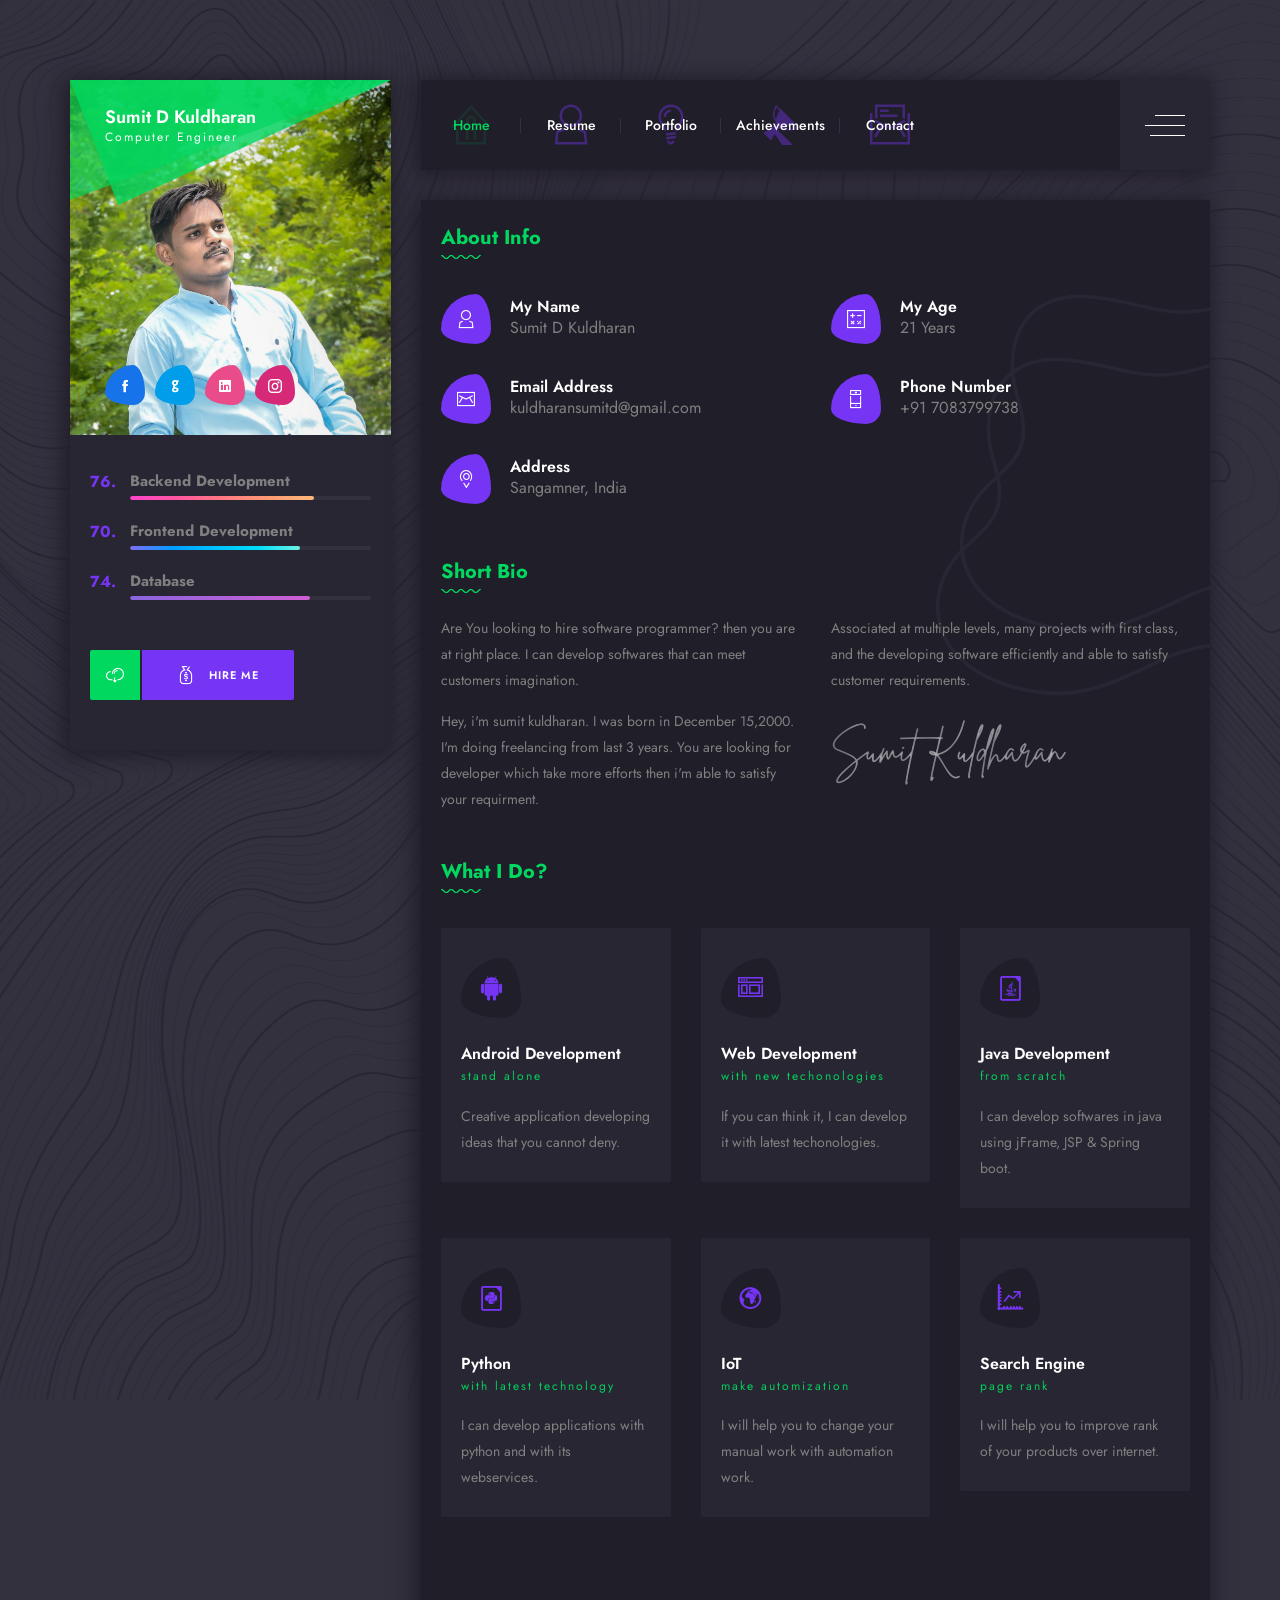
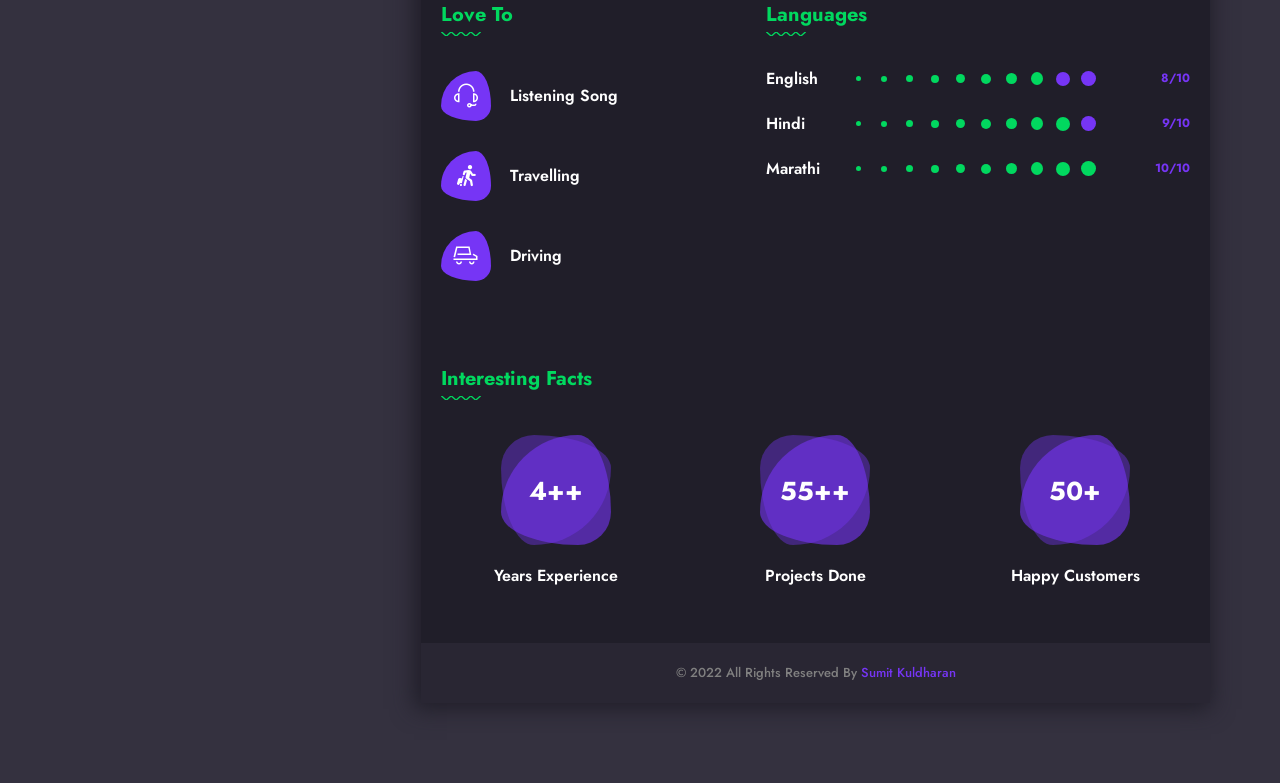
<file: index.html>
<!DOCTYPE html>
<html lang="en">
    <head>
        <title>Sumit Kuldharan</title>
        <meta charset="UTF-8">
        <meta name="viewport" content="width=device-width">

        <!-- Start Include All CSS -->
        <link rel="stylesheet" href="assets/css/bootstrap.css"/>
        <link rel="stylesheet" href="assets/css/animate.css"/>
        <link rel="stylesheet" href="assets/css/stroke-gap-icons.css"/>
        <link rel="stylesheet" href="assets/css/icofont.css"/>
        <link rel="stylesheet" href="assets/css/flaticon.css"/>
        <link rel="stylesheet" href="assets/css/Interest.css">
        <link rel="stylesheet" href="assets/css/owl.carousel.min.css">
        <link rel="stylesheet" href="assets/css/owl.theme.default.min.css">
        <link rel="stylesheet" href="assets/css/lightslider.css">
        <link rel="stylesheet" href="assets/css/jquery.mCustomScrollbar.css">
        
        <link rel="stylesheet" href="assets/css/preset.css"/>
        <link rel="stylesheet" href="assets/css/ignore_for_wp.css"/>
        <link rel="stylesheet" href="assets/css/theme.css"/>
        <link rel="stylesheet" href="assets/css/responsive.css"/>
        <link rel="stylesheet" href="assets/css/light.css"/>
        <!-- End Include All CSS -->

        <!-- Favicon Icon -->
        <link rel="icon"  type="image/png" href="assets/images/favicon.png">
        <!-- Favicon Icon -->
    </head>
    <body class="dark">
        
        <!-- Preloader Start -->
        <div class="preloader">
            <div class="preloader-inner">
                <div class="preloader-box">
                    <div class="letter">L</div>
                    <div class="letter">O</div>
                    <div class="letter">A</div>
                    <div class="letter">D</div>
                    <div class="letter">I</div>
                    <div class="letter">N</div>
                    <div class="letter">G</div>
                </div>
            </div>
        </div>
        <!-- Preloader End -->
        
        <div class="container">
            <div class="row">
                <div class="col-lg-4 profileColumn">
                    <div class="profileSidebar">
                        <div class="psHeader">
                            <svg preserveAspectRatio="none" viewBox="0 0 100 100">
                                <polygon points="0 20, 100 20, 0 100" opacity=".65"></polygon>
                            </svg>
                            <svg class="svg2" preserveAspectRatio="none" viewBox="0 0 100 120">
                                <polygon points="0 20, 100 20, 15 120" opacity=".8"></polygon>
                            </svg>
                            <div class="psContent">
                                <h3>Sumit D Kuldharan</h3>
                                <span>Computer Engineer</span>
                            </div>
                        </div>
                        <div class="psPhoto">
                            <img src="assets/images/home_01/1.jpg" alt=""/>
                            <div class="psSocial">
                                <a href="https://www.facebook.com/kuldharan.sumit" target="_blank" class="fac"><i class="icofont-facebook"></i></a>
                                <a href="https://github.com/sumit7116" target="_blank" class="twi"><i class="icofont-github"></i></a>
                                <a href="https://www.linkedin.com/in/sumit-kuldharan/" target="_blank" class="dri"><i class="icofont-linkedin"></i></a>
                                <a href="https://www.instagram.com/_mr_coder_sam/" target="_blank" class="ins"><i class="icofont-instagram"></i></a>
                            </div>
                        </div>
                        <div class="psSkills">
                            <div class="pssBox" data-count="92">
                                <div class="pssbCount">92.</div>
                                <h5>Backend Development</h5>
                                <div class="pssbBars"><div class="pssbBar" style="width: 0%;"></div></div>
                            </div>
                            <div class="pssBox" data-count="85">
                                <div class="pssbCount">85.</div>
                                <h5>Frontend Development</h5>
                                <div class="pssbBars"><div class="pssbBar gr2" style="width: 0%;"></div></div>
                            </div>
                            <div class="pssBox" data-count="90">
                                <div class="pssbCount">90.</div>
                                <h5>Database</h5>
                                <div class="pssbBars"><div class="pssbBar gr3" style="width: 0%;"></div></div>
                            </div>
                        </div>
                        <div class="psFooter">
                            <a href="./resume/Sumit's Resume.pdf" class="btt_btn only_icon btt_reverse" download><span><i class="icon icon-DownloadCloud"></i></span></a>
                            <a href="contact.html" class="btt_btn"><span><i class="icon icon-Bag"></i> Hire Me</span></a>
                        </div>
                    </div>
                </div>
                <div class="col-lg-8 contentColumn">
                    <header class="header clearfix">
                        <a href="javascript:void(0)" class="menu_btn"><i class="icofont-navigation-menu"></i>Menu</a>
                        <nav class="mainMenu">
                            <ul class="clearfix">
                                <li class="active"><a href="index.html"><i class="icon icon-House"></i><span>Home</span></a></li>
                                <li><a href="resume.html"><i class="icon icon-User"></i><span>Resume</span></a></li>
                                <li><a href="portfolio.html"><i class="icon icon-Bulb"></i><span>Portfolio</span></a></li>
                                <li><a href="achievements.html"><i class="icon icofont-win-trophy"></i><span>Achievements</span></a></li>
                                <li><a href="contact.html"><i class="icon icon-Imbox"></i><span>Contact</span></a></li>
                            </ul>
                        </nav>
                        <a href="#" class="sidebarToggler"><span><span></span><span></span><span></span></span></a>
                    </header>
                   
                    <div class="sidebarOverlay"></div>
                    <div class="bodyContent">
                        <div class="pageCointainer">
                            <section class="comonSection aboutSection">
                                <div class="container-fluid">
                                    <div class="row">
                                        <div class="col-lg-12">
                                            <h2 class="sectionTitle">About Info</h2>
                                        </div>
                                    </div>
                                    <div class="row">
                                        <div class="col-lg-12">
                                            <div class="row">
                                                <div class="col-lg-6">
                                                    <div class="icon_box_01">
                                                        <i class="icon icon-User"></i>
                                                        <h3>My Name</h3>
                                                        <p>Sumit D Kuldharan</p>
                                                    </div>
                                                </div>
                                                <div class="col-lg-6">
                                                    <div class="icon_box_01">
                                                        <i class="icon icon-Calculator"></i>
                                                        <h3>My Age</h3>
                                                        <p>21 Years</p>
                                                    </div>
                                                </div>
                                                <div class="col-lg-6">
                                                    <div class="icon_box_01">
                                                        <i class="icon icon-Mail"></i>
                                                        <h3>Email Address</h3>
                                                        <p>kuldharansumitd@gmail.com</p>
                                                    </div>
                                                </div>
                                                <div class="col-lg-6">
                                                    <div class="icon_box_01">
                                                        <i class="icon icon-Phone"></i>
                                                        <h3>Phone Number</h3>
                                                        <p>+91 7083799738</p>
                                                    </div>
                                                </div>
                                                <div class="col-lg-6">
                                                    <div class="icon_box_01">
                                                        <i class="icon icon-Pointer"></i>
                                                        <h3>Address</h3>
                                                        <p><a href="https://www.google.com/maps/place/189+Lodge+Ave,+Dagenham+RM8+2HQ,+UK/@51.5438977,0.1111455,17z/data=!3m1!4b1!4m5!3m4!1s0x47d8a5c65f86bfd1:0x9f6ccecbee08b740!8m2!3d51.5438944!4d0.1133342" target="_blank">Sangamner, India</a></p>
                                                    </div>
                                                </div>
                                            </div>
                                        </div>
                                    </div>
                                    <div class="row mt30">
                                        <div class="col-lg-12">
                                            <h2 class="sectionTitle mb22">Short Bio</h2>
                                        </div>
                                    </div>
                                    <div class="row">
                                        <div class="col-lg-6">
                                            <div class="abContent">
                                                <p>
                                                    Are You looking to hire software programmer? then you are at right place. I can develop softwares that can meet customers imagination.
                                                </p>
                                                <p>
                                                    Hey, i'm sumit kuldharan. I was born in December 15,2000. I'm doing freelancing from last 3 years. You are looking for developer which take more efforts then i'm able to satisfy your requirment. 
                                                </p>
                                            </div>
                                        </div>
                                        <div class="col-lg-6">
                                            <div class="abContent">
                                                <p class="mb27">
                                                    Associated at multiple levels, many projects with first class, and the developing software efficiently and able to satisfy customer requirements.
                                                </p>
                                                <img class="signImg" src="assets/images/home_01/3.png" alt=""/>
                                            </div>
                                        </div>
                                    </div>
                                    <div class="row mt52">
                                        <div class="col-lg-12">
                                            <h2 class="sectionTitle">What I Do?</h2>
                                        </div>
                                    </div>
                                    <div class="row itemMb30">
                                        <div class="col-lg-4">
                                            <div class="icon_box_02">
                                                <div class="i_div">
                                                    <i class="icon icofont-brand-android-robot"></i>
                                                </div>
                                                <h3><a href="javascript:void(0);">Android Development</a></h3>
                                                <h5>stand alone</h5>
                                                <p>
                                                    Creative application developing ideas that you cannot deny.
                                                </p>
                                            </div>
                                        </div>
                                        <div class="col-lg-4">
                                            <div class="icon_box_02">
                                                <div class="i_div">
                                                    <i class="icon icon-Web"></i>
                                                </div>
                                                <h3><a href="javascript:void(0);">Web Development</a></h3>
                                                <h5>with new techonologies</h5>
                                                <p>
                                                    If you can think it, I can develop it with latest techonologies.
                                                </p>
                                            </div>
                                        </div>
                                        <div class="col-lg-4">
                                            <div class="icon_box_02">
                                                <div class="i_div">
                                                    <i class="icon icofont-file-java"></i>
                                                </div>
                                                <h3><a href="javascript:void(0);">Java Development</a></h3>
                                                <h5>from scratch</h5>
                                                <p>
                                                    I can develop softwares in java using jFrame, JSP & Spring boot.
                                                </p>
                                            </div>
                                        </div>
                                        <div class="col-lg-4">
                                            <div class="icon_box_02">
                                                <div class="i_div">
                                                    <i class="icon icofont-file-python"></i>
                                                </div>
                                                <h3><a href="javascript:void(0);">Python</a></h3>
                                                <h5>with latest technology</h5>
                                                <p>
                                                    I can develop applications with python and with its webservices.
                                                </p>
                                            </div>
                                        </div>
                                        <div class="col-lg-4">
                                            <div class="icon_box_02">
                                                <div class="i_div">
                                                    <i class="icon icofont-earth"></i>
                                                </div>
                                                <h3><a href="javascript:void(0);">IoT</a></h3>
                                                <h5>make automization</h5>
                                                <p>
                                                I will help you to change your manual work with automation work.
                                                </p>
                                            </div>
                                        </div>
                                        <div class="col-lg-4">
                                            <div class="icon_box_02">
                                                <div class="i_div">
                                                    <i class="icon icon-ChartUp"></i>
                                                </div>
                                                <h3><a href="javascript:void(0);">Search Engine</a></h3>
                                                <h5>page rank</h5>
                                                <p>
                                                    I will help you to improve rank of your products over internet.
                                                </p>
                                            </div>
                                        </div>
                                    </div>
                                    
                                   
                                   
                                    <div class="row mt60">
                                        <div class="col-lg-5">
                                            <h2 class="sectionTitle">Love To</h2>
                                            <div class="singleInt">
                                                <i class="icon icon-Headset"></i>
                                                <h3>Listening Song</h3>
                                            </div>
                                            <div class="singleInt">
                                                <i class="icon icofont-travelling"></i>
                                                <h3>Travelling</h3>
                                            </div>
                                            <div class="singleInt">
                                                <i class="icon icon-Car"></i>
                                                <h3>Driving</h3>
                                            </div>
                                        </div>
                                        <div class="col-lg-7">
                                            <h2 class="sectionTitle">Languages</h2>
                                            <div class="languageDiv">
                                                <div class="ldInner profLevel8">
                                                    <h5>English</h5>
                                                    <span></span><span></span><span></span><span></span><span></span>
                                                    <span></span><span></span><span></span><span></span><span></span>
                                                    <i>8/10</i>
                                                </div>
                                                <div class="ldInner profLevel9">
                                                    <h5>Hindi</h5>
                                                    <span></span><span></span><span></span><span></span><span></span>
                                                    <span></span><span></span><span></span><span></span><span></span>
                                                    <i>9/10</i>
                                                </div>
                                                <div class="ldInner profLevel10">
                                                    <h5>Marathi</h5>
                                                    <span></span><span></span><span></span><span></span><span></span>
                                                    <span></span><span></span><span></span><span></span><span></span>
                                                    <i>10/10</i>
                                                </div>
                                            </div>
                                        </div>
                                    </div>
                                    
                                    <div class="row mt60">
                                        <div class="col-lg-12">
                                            <h2 class="sectionTitle">Interesting Facts</h2>
                                        </div>
                                    </div>
                                    <div class="row mb30">
                                        <div class="col-lg-4">
                                            <div class="icon_box_03 text-center hasCounter" data-count="4">
                                                <div class="icon_div">
                                                    <i><span class="counter">4+</span>+</i>
                                                </div>
                                                <h5>Years Experience</h5>
                                            </div>
                                        </div>
                                        <div class="col-lg-4">
                                            <div class="icon_box_03 text-center hasCounter" data-count="55">
                                                <div class="icon_div">
                                                    <i><span class="counter">55+</span>+</i>
                                                </div>
                                                <h5>Projects Done</h5>
                                            </div>
                                        </div>
                                        <div class="col-lg-4">
                                            <div class="icon_box_03 text-center hasCounter" data-count="50">
                                                <div class="icon_div">
                                                    <i><span class="counter">50+</i>
                                                </div>
                                                <h5>Happy Customers</h5>
                                            </div>
                                        </div>
                                    </div>
                                </div>
                            </section>
                            <footer class="footer">
                                <div class="container-fluid">
                                    <div class="row">
                                        <div class="col-lg-12 text-center">
                                            <div class="copyRight">&copy; 2022 All Rights Reserved By <a href="" target="_blank">Sumit Kuldharan</a></div>
                                        </div>
                                    </div>
                                </div>
                            </footer>
                        </div>
                    </div>
                </div>
            </div>
        </div>
        
        <!-- Bact To Top -->
        <a href="javascript:void(0);" id="backtotop"><i class="icofont-bubble-up"></i></a>
        <!-- Bact To Top -->

        <!-- Start Include All JS -->
        <script src="assets/js/jquery.js"></script>
        <script src="assets/js/bootstrap.min.js"></script>
        <script src="assets/js/jquery.appear.js"></script>
        <script src="assets/js/owl.carousel.min.js"></script>
        <script src="assets/js/mixer.js"></script>
        <script src="assets/js/lightslider.min.js"></script>
        <script src="https://maps.google.com/maps/api/js?key=AIzaSyBJtPMZ_LWZKuHTLq5o08KSncQufIhPU3o"></script>
        <script src="assets/js/gmaps.js"></script>
        <script src="assets/js/anime.min.js"></script>
        <script src="assets/js/folio.js"></script>
        <script src="assets/js/jquery.mCustomScrollbar.concat.min.js"></script>
        
        <script src="assets/js/theme.js"></script>
        <!-- End Include All JS -->
    </body>
</html>
</file>
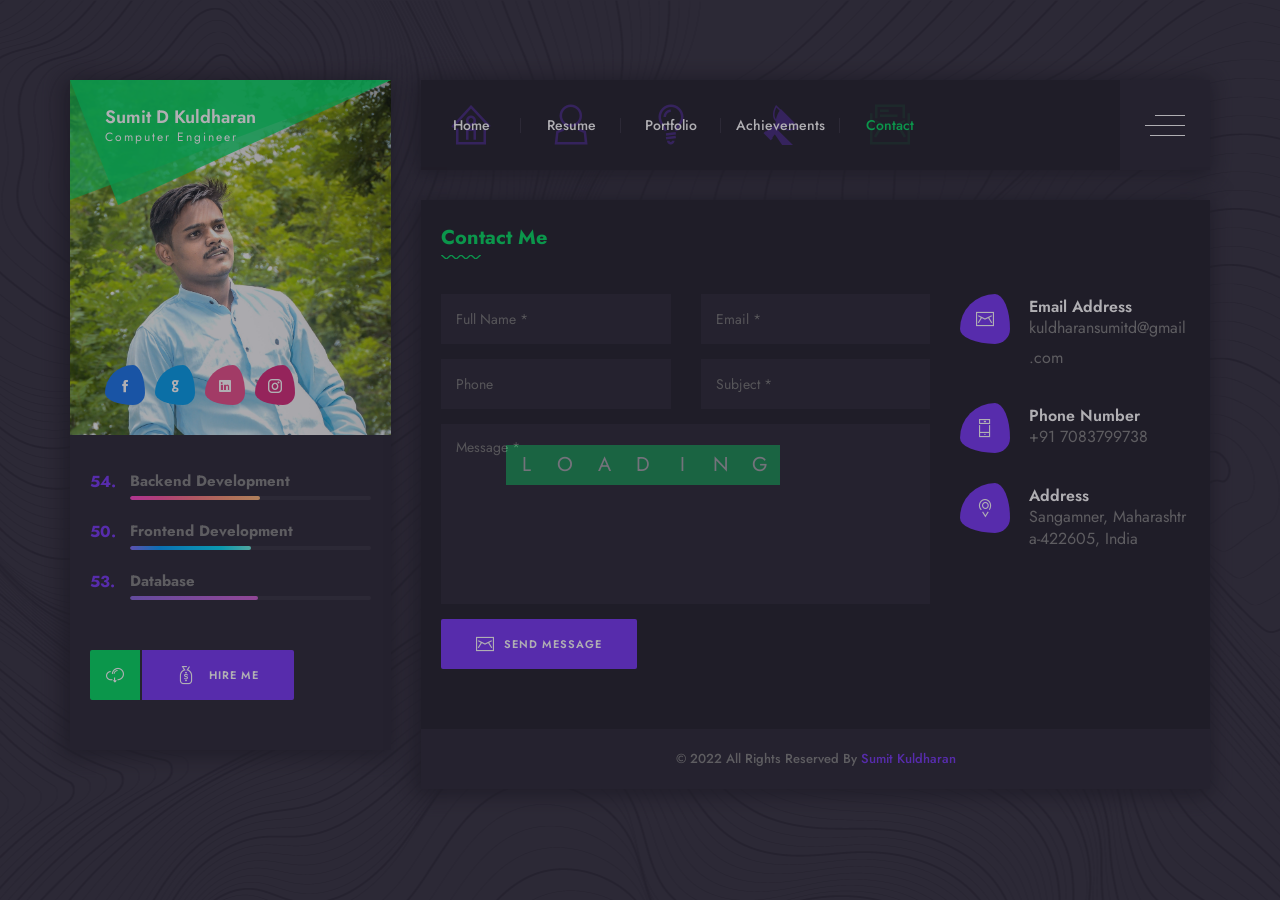
<file: contact.html>
<!DOCTYPE html>
<html lang="en">
    <head>
        <title>Sumit Kuldharan</title>
        <meta charset="UTF-8">
        <meta name="viewport" content="width=device-width">

        <!-- Start Include All CSS -->
        <link rel="stylesheet" href="assets/css/bootstrap.css"/>
        <link rel="stylesheet" href="assets/css/animate.css"/>
        <link rel="stylesheet" href="assets/css/stroke-gap-icons.css"/>
        <link rel="stylesheet" href="assets/css/icofont.css"/>
        <link rel="stylesheet" href="assets/css/flaticon.css"/>
        <link rel="stylesheet" href="assets/css/Interest.css">
        <link rel="stylesheet" href="assets/css/owl.carousel.min.css">
        <link rel="stylesheet" href="assets/css/owl.theme.default.min.css">
        <link rel="stylesheet" href="assets/css/lightslider.css">
        <link rel="stylesheet" href="assets/css/jquery.mCustomScrollbar.css">
        
        <link rel="stylesheet" href="assets/css/preset.css"/>
        <link rel="stylesheet" href="assets/css/ignore_for_wp.css"/>
        <link rel="stylesheet" href="assets/css/theme.css"/>
        <link rel="stylesheet" href="assets/css/responsive.css"/>
        <link rel="stylesheet" href="assets/css/light.css"/>
        <link rel="stylesheet" href="assets/css/light.css"/>
        <!-- End Include All CSS -->

        <!-- Favicon Icon -->
        <link rel="icon"  type="image/png" href="assets/images/favicon.png">
        <!-- Favicon Icon -->
    </head>
    <body class="dark">
        
        <!-- Preloader Start -->
        <div class="preloader">
            <div class="preloader-inner">
                <div class="preloader-box">
                    <div class="letter">L</div>
                    <div class="letter">O</div>
                    <div class="letter">A</div>
                    <div class="letter">D</div>
                    <div class="letter">I</div>
                    <div class="letter">N</div>
                    <div class="letter">G</div>
                </div>
            </div>
        </div>
        <!-- Preloader End -->
        
        <div class="container">
            <div class="row">
                <div class="col-lg-4 profileColumn">
                    <div class="profileSidebar">
                        <div class="psHeader">
                            <svg preserveAspectRatio="none" viewBox="0 0 100 100">
                                <polygon points="0 20, 100 20, 0 100" opacity=".65"></polygon>
                            </svg>
                            <svg class="svg2" preserveAspectRatio="none" viewBox="0 0 100 120">
                                <polygon points="0 20, 100 20, 15 120" opacity=".8"></polygon>
                            </svg>
                            <div class="psContent">
                                <h3>Sumit D Kuldharan</h3>
                                <span>Computer Engineer</span>
                            </div>
                        </div>
                        <div class="psPhoto">
                            <img src="assets/images/home_01/1.jpg" alt=""/>
                            <div class="psSocial">
                                <a href="https://www.facebook.com/kuldharan.sumit" target="_blank" class="fac"><i class="icofont-facebook"></i></a>
                                <a href="https://github.com/sumit7116" target="_blank" class="twi"><i class="icofont-github"></i></a>
                                <a href="https://www.linkedin.com/in/sumit-kuldharan/" target="_blank" class="dri"><i class="icofont-linkedin"></i></a>
                                <a href="https://www.instagram.com/_mr_coder_sam/" target="_blank" class="ins"><i class="icofont-instagram"></i></a>
                            </div>
                        </div>
                        <div class="psSkills">
                            <div class="pssBox" data-count="92">
                                <div class="pssbCount">92.</div>
                                <h5>Backend Development</h5>
                                <div class="pssbBars"><div class="pssbBar" style="width: 0%;"></div></div>
                            </div>
                            <div class="pssBox" data-count="85">
                                <div class="pssbCount">85.</div>
                                <h5>Frontend Development</h5>
                                <div class="pssbBars"><div class="pssbBar gr2" style="width: 0%;"></div></div>
                            </div>
                            <div class="pssBox" data-count="90">
                                <div class="pssbCount">90.</div>
                                <h5>Database</h5>
                                <div class="pssbBars"><div class="pssbBar gr3" style="width: 0%;"></div></div>
                            </div>
                        </div>
                        <div class="psFooter">
                            <a href="./resume/Sumit's Resume.pdf" class="btt_btn only_icon btt_reverse" download><span><i class="icon icon-DownloadCloud"></i></span></a>
                            <a href="contact.html" class="btt_btn"><span><i class="icon icon-Bag"></i> Hire Me</span></a>
                        </div>
                    </div>
                </div>
                <div class="col-lg-8 contentColumn">
                    <header class="header clearfix">
                        <a href="javascript:void(0)" class="menu_btn"><i class="icofont-navigation-menu"></i>Menu</a>
                        <nav class="mainMenu">
                            <ul class="clearfix">
                                <li><a href="index.html"><i class="icon icon-House"></i><span>Home</span></a></li>
                                <li><a href="resume.html"><i class="icon icon-User"></i><span>Resume</span></a></li>
                                <li><a href="portfolio.html"><i class="icon icon-Bulb"></i><span>Portfolio</span></a></li>
                                <li><a href="achievements.html"><i class="icon icofont-win-trophy"></i><span>Achievements</span></a></li>
                                <li class="active"><a href="contact.html"><i class="icon icon-Imbox"></i><span>Contact</span></a></li>
                            </ul>
                        </nav>
                        <a href="#" class="sidebarToggler"><span><span></span><span></span><span></span></span></a>
                    </header>
                    <div class="bodyContent">
                        <div class="pageCointainer">
                            
                            <section class="comonSection contactSection">
                                <div class="container-fluid">
                                    <div class="row">
                                        <div class="col-lg-12">
                                            <h2 class="sectionTitle">Contact Me</h2>
                                        </div>
                                    </div>
                                    <div class="row mb30">
                                        <div class="col-lg-8">
                                            <div class="contact_form">
                                                <form method="post" action="#" id="contactForm">
                                                    <div class="row">
                                                        <div class="col-lg-6">
                                                            <input type="text" class="required" name="full_name" placeholder="Full Name *"/>
                                                        </div>
                                                        <div class="col-lg-6">
                                                            <input type="text" class="required" name="email" placeholder="Email *"/>
                                                        </div>
                                                        <div class="col-lg-6">
                                                            <input type="text" name="phone" placeholder="Phone"/>
                                                        </div>
                                                        <div class="col-lg-6">
                                                            <input type="text" class="required" name="sjubject" placeholder="Subject *"/>
                                                        </div>
                                                        <div class="col-lg-12">
                                                            <textarea name="message" class="required" placeholder="Message *"></textarea>
                                                        </div>
                                                        <div class="col-lg-12">
                                                            <button type="submit" class="btt_btn"><span><i class="icon icon-Mail"></i>Send Message</span></button>
                                                        </div>
                                                    </div>
                                                </form>
                                            </div>
                                        </div>
                                        <div class="col-lg-4">
                                            <div class="icon_box_01">
                                                <i class="icon icon-Mail"></i>
                                                <h3>Email Address</h3>
                                                <p>kuldharansumitd@gmail</p>
                                                <p>.com</p>
                                            </div>
                                            <div class="icon_box_01">
                                                <i class="icon icon-Phone"></i>
                                                <h3>Phone Number</h3>
                                                <p>+91 7083799738</p>
                                            </div>
                                            <div class="icon_box_01 addrBox">
                                                <i class="icon icon-Pointer"></i>
                                                <h3>Address</h3>
                                                <p>
                                                    Sangamner,
                                                    Maharashtra-422605,
                                                    India
                                                </p>
                                            </div>
                                        </div>
                                    </div>
                                </div>
                            </section>
                            <footer class="footer">
                                <div class="container-fluid">
                                    <div class="row">
                                        <div class="col-lg-12 text-center">
                                            <div class="copyRight">&copy; 2022 All Rights Reserved By <a href="" target="_blank">Sumit Kuldharan</a></div>
                                        </div>
                                    </div>
                                </div>
                            </footer>
                        </div>
                    </div>
                </div>
            </div>
        </div>
        
        <!-- Bact To Top -->
        <a href="javascript:void(0);" id="backtotop"><i class="icofont-bubble-up"></i></a>
        <!-- Bact To Top -->

        <!-- Start Include All JS -->
        <script src="assets/js/jquery.js"></script>
        <script src="assets/js/bootstrap.min.js"></script>
        <script src="assets/js/jquery.appear.js"></script>
        <script src="assets/js/owl.carousel.min.js"></script>
        <script src="assets/js/mixer.js"></script>
        <script src="assets/js/lightslider.min.js"></script>
        <script src="https://maps.google.com/maps/api/js?key=AIzaSyBJtPMZ_LWZKuHTLq5o08KSncQufIhPU3o"></script>
        <script src="assets/js/gmaps.js"></script>
        <script src="assets/js/anime.min.js"></script>
        <script src="assets/js/folio.js"></script>
        <script src="assets/js/jquery.mCustomScrollbar.concat.min.js"></script>
        
        <script src="assets/js/theme.js"></script>
        <!-- End Include All JS -->
    </body>
</html>
</file>
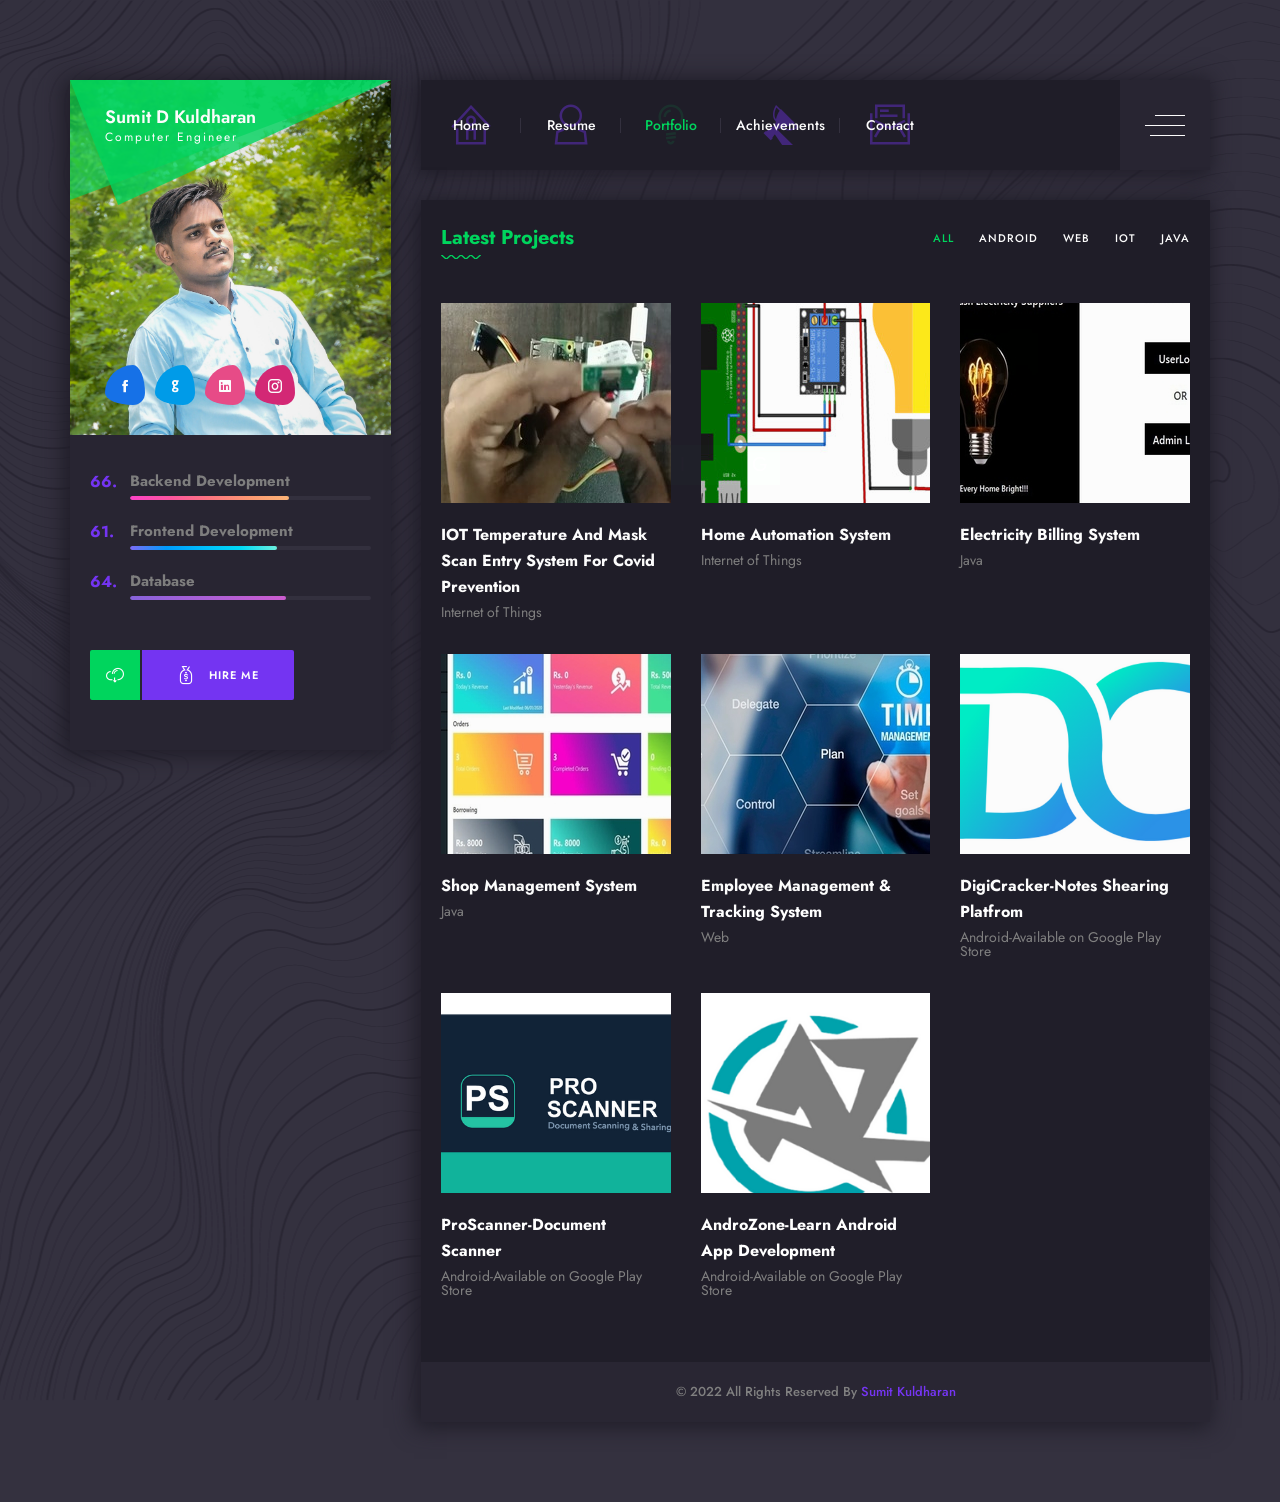
<file: portfolio.html>
<!DOCTYPE html>
<html lang="en">
    <head>
        <title>Sumit Kuldharan</title>
        <meta charset="UTF-8">
        <meta name="viewport" content="width=device-width">

        <!-- Start Include All CSS -->
        <link rel="stylesheet" href="assets/css/bootstrap.css"/>
        <link rel="stylesheet" href="assets/css/animate.css"/>
        <link rel="stylesheet" href="assets/css/stroke-gap-icons.css"/>
        <link rel="stylesheet" href="assets/css/icofont.css"/>
        <link rel="stylesheet" href="assets/css/flaticon.css"/>
        <link rel="stylesheet" href="assets/css/Interest.css">
        <link rel="stylesheet" href="assets/css/owl.carousel.min.css">
        <link rel="stylesheet" href="assets/css/owl.theme.default.min.css">
        <link rel="stylesheet" href="assets/css/lightslider.css">
        <link rel="stylesheet" href="assets/css/jquery.mCustomScrollbar.css">
        
        <link rel="stylesheet" href="assets/css/preset.css"/>
        <link rel="stylesheet" href="assets/css/ignore_for_wp.css"/>
        <link rel="stylesheet" href="assets/css/theme.css"/>
        <link rel="stylesheet" href="assets/css/responsive.css"/>
        <link rel="stylesheet" href="assets/css/light.css"/>
        <!-- End Include All CSS -->

        <!-- Favicon Icon -->
        <link rel="icon"  type="image/png" href="assets/images/favicon.png">
        <!-- Favicon Icon -->
    </head>
    <body class="dark">
        
        <!-- Preloader Start -->
        <div class="preloader">
            <div class="preloader-inner">
                <div class="preloader-box">
                    <div class="letter">L</div>
                    <div class="letter">O</div>
                    <div class="letter">A</div>
                    <div class="letter">D</div>
                    <div class="letter">I</div>
                    <div class="letter">N</div>
                    <div class="letter">G</div>
                </div>
            </div>
        </div>
        <!-- Preloader End -->
        
        <div class="container">
            <div class="row">
                <div class="col-lg-4 profileColumn">
                    <div class="profileSidebar">
                        <div class="psHeader">
                            <svg preserveAspectRatio="none" viewBox="0 0 100 100">
                                <polygon points="0 20, 100 20, 0 100" opacity=".65"></polygon>
                            </svg>
                            <svg class="svg2" preserveAspectRatio="none" viewBox="0 0 100 120">
                                <polygon points="0 20, 100 20, 15 120" opacity=".8"></polygon>
                            </svg>
                            <div class="psContent">
                                <h3>Sumit D Kuldharan</h3>
                                <span>Computer Engineer</span>
                            </div>
                        </div>
                        <div class="psPhoto">
                            <img src="assets/images/home_01/1.jpg" alt=""/>
                            <div class="psSocial">
                                <a href="https://www.facebook.com/kuldharan.sumit" target="_blank" class="fac"><i class="icofont-facebook"></i></a>
                                <a href="https://github.com/sumit7116" target="_blank" class="twi"><i class="icofont-github"></i></a>
                                <a href="https://www.linkedin.com/in/sumit-kuldharan/" target="_blank" class="dri"><i class="icofont-linkedin"></i></a>
                                <a href="https://www.instagram.com/_mr_coder_sam/" target="_blank" class="ins"><i class="icofont-instagram"></i></a>
                            </div>
                        </div>
                        <div class="psSkills">
                            <div class="pssBox" data-count="92">
                                <div class="pssbCount">92.</div>
                                <h5>Backend Development</h5>
                                <div class="pssbBars"><div class="pssbBar" style="width: 0%;"></div></div>
                            </div>
                            <div class="pssBox" data-count="85">
                                <div class="pssbCount">85.</div>
                                <h5>Frontend Development</h5>
                                <div class="pssbBars"><div class="pssbBar gr2" style="width: 0%;"></div></div>
                            </div>
                            <div class="pssBox" data-count="90">
                                <div class="pssbCount">90.</div>
                                <h5>Database</h5>
                                <div class="pssbBars"><div class="pssbBar gr3" style="width: 0%;"></div></div>
                            </div>
                        </div>
                        <div class="psFooter">
                            <a href="./resume/Sumit's Resume.pdf" class="btt_btn only_icon btt_reverse" download><span><i class="icon icon-DownloadCloud"></i></span></a>
                            <a href="contact.html" class="btt_btn"><span><i class="icon icon-Bag"></i> Hire Me</span></a>
                        </div>
                    </div>
                </div>
                <div class="col-lg-8 contentColumn">
                    <header class="header clearfix">
                        <a href="javascript:void(0)" class="menu_btn"><i class="icofont-navigation-menu"></i>Menu</a>
                        <nav class="mainMenu">
                            <ul class="clearfix">
                                <li><a href="index.html"><i class="icon icon-House"></i><span>Home</span></a></li>
                                <li><a href="resume.html"><i class="icon icon-User"></i><span>Resume</span></a></li>
                                <li class="active"><a href="portfolio.html"><i class="icon icon-Bulb"></i><span>Portfolio</span></a></li>
                                <li><a href="achievements.html"><i class="icon icofont-win-trophy"></i><span>Achievements</span></a></li>
                                <li><a href="contact.html"><i class="icon icon-Imbox"></i><span>Contact</span></a></li>
                            </ul>
                        </nav>
                        <a href="#" class="sidebarToggler"><span><span></span><span></span><span></span></span></a>
                    </header>
                    <div class="bodyContent">
                        <div class="pageCointainer">
                            <section class="comonSection portfolioSection">
                                <div class="container-fluid">
                                    <div class="row">
                                        <div class="col-lg-12">
                                            <h2 class="sectionTitle">Latest Projects</h2>
                                        </div>
                                    </div>
                                    <div class="row">
                                        <div class="col-lg-12">
                                            <ul class="filterUL">
                                                <li class="active filter" data-filter="all">All</li>
                                                <li class="filter" data-filter="android">Android</li>
                                                <li class="filter" data-filter="web">Web</li>
                                                <li class="filter" data-filter="iot">IOT</li>
                                                <li class="filter" data-filter="java">Java</li>
                                            </ul>
                                        </div>
                                    </div>
                                    <div class="row" id="Grid">
                                        <div class="col-lg-4 folio_effect mix iot">
                                            <div class="folio_item">
                                                <a href="" class="folio_item_thumbs">
                                                    <div class="folio_stack">
                                                        <div class="folio_decoration"></div>
                                                        <div class="folio_decoration"></div>
                                                        <div class="folio_decoration"></div>
                                                        <div class="folio_decoration"></div>
                                                        <div class="folio_img_holder">
                                                            <img class="folio_img" src="assets/images/folio/1.jpg" alt="Image">
                                                        </div>
                                                    </div>
                                                </a>
                                                <div class="folio_content">
                                                    <h3 class="folio_title"><a href="">IOT Temperature and Mask Scan Entry System for Covid Prevention</a></h3>
                                                    <p class="folio_cat"><a href="">Internet of Things</a></p>
                                                </div>
                                            </div>
                                        </div>
                                        <div class="col-lg-4 folio_effect mix iot">
                                            <div class="folio_item">
                                                <a href="" class="folio_item_thumbs">
                                                    <div class="folio_stack">
                                                        <div class="folio_decoration"></div>
                                                        <div class="folio_decoration"></div>
                                                        <div class="folio_decoration"></div>
                                                        <div class="folio_decoration"></div>
                                                        <div class="folio_img_holder">
                                                            <img class="folio_img" src="assets/images/folio/2.jpg" alt="Image">
                                                        </div>
                                                    </div>
                                                </a>
                                                <div class="folio_content">
                                                    <h3 class="folio_title"><a href="">Home Automation System</a></h3>
                                                    <p class="folio_cat"><a href="">Internet of Things</a></p>
                                                </div>
                                            </div>
                                        </div>
                                        <div class="col-lg-4 folio_effect mix java">
                                            <div class="folio_item">
                                                <a href="" class="folio_item_thumbs">
                                                    <div class="folio_stack">
                                                        <div class="folio_decoration"></div>
                                                        <div class="folio_decoration"></div>
                                                        <div class="folio_decoration"></div>
                                                        <div class="folio_decoration"></div>
                                                        <div class="folio_img_holder">
                                                            <img class="folio_img" src="assets/images/folio/3.jpg" alt="Image">
                                                        </div>
                                                    </div>
                                                </a>
                                                <div class="folio_content">
                                                    <h3 class="folio_title"><a href="">Electricity Billing System</a></h3>
                                                    <p class="folio_cat"><a href="">Java</a></p>
                                                </div>
                                            </div>
                                        </div>
                                        <div class="col-lg-4 folio_effect mix java">
                                            <div class="folio_item">
                                                <a href="" class="folio_item_thumbs">
                                                    <div class="folio_stack">
                                                        <div class="folio_decoration"></div>
                                                        <div class="folio_decoration"></div>
                                                        <div class="folio_decoration"></div>
                                                        <div class="folio_decoration"></div>
                                                        <div class="folio_img_holder">
                                                            <img class="folio_img" src="assets/images/folio/4.jpg" alt="Image">
                                                        </div>
                                                    </div>
                                                </a>
                                                <div class="folio_content">
                                                    <h3 class="folio_title"><a href="">Shop Management System</a></h3>
                                                    <p class="folio_cat"><a href="">Java</a></p>
                                                </div>
                                            </div>
                                        </div>
                                        <div class="col-lg-4 folio_effect mix web">
                                            <div class="folio_item">
                                                <a href="" class="folio_item_thumbs">
                                                    <div class="folio_stack">
                                                        <div class="folio_decoration"></div>
                                                        <div class="folio_decoration"></div>
                                                        <div class="folio_decoration"></div>
                                                        <div class="folio_decoration"></div>
                                                        <div class="folio_img_holder">
                                                            <img class="folio_img" src="assets/images/folio/5.jpg" alt="Image">
                                                        </div>
                                                    </div>
                                                </a>
                                                <div class="folio_content">
                                                    <h3 class="folio_title"><a href="">Employee Management & Tracking System</a></h3>
                                                    <p class="folio_cat"><a href="">Web</a></p>
                                                </div>
                                            </div>
                                        </div>
                                        <div class="col-lg-4 folio_effect mix android">
                                            <div class="folio_item">
                                                <a href="" class="folio_item_thumbs">
                                                    <div class="folio_stack">
                                                        <div class="folio_decoration"></div>
                                                        <div class="folio_decoration"></div>
                                                        <div class="folio_decoration"></div>
                                                        <div class="folio_decoration"></div>
                                                        <div class="folio_img_holder">
                                                            <img class="folio_img" src="assets/images/folio/6.jpg" alt="Image">
                                                        </div>
                                                    </div>
                                                </a>
                                                <div class="folio_content">
                                                    <h3 class="folio_title"><a href="">DigiCracker-Notes Shearing Platfrom</a></h3>
                                                    <p class="folio_cat"><a href="">Android-Available on Google Play Store</a></p>
                                                </div>
                                            </div>
                                        </div>
                                        <div class="col-lg-4 folio_effect mix android">
                                            <div class="folio_item">
                                                <a href="" class="folio_item_thumbs">
                                                    <div class="folio_stack">
                                                        <div class="folio_decoration"></div>
                                                        <div class="folio_decoration"></div>
                                                        <div class="folio_decoration"></div>
                                                        <div class="folio_decoration"></div>
                                                        <div class="folio_img_holder">
                                                            <img class="folio_img" src="assets/images/folio/7.jpg" alt="Image">
                                                        </div>
                                                    </div>
                                                </a>
                                                <div class="folio_content">
                                                    <h3 class="folio_title"><a href="">ProScanner-Document Scanner</a></h3>
                                                    <p class="folio_cat"><a href="">Android-Available on Google Play Store</a></p>
                                                </div>
                                            </div>
                                        </div>

                                        <div class="col-lg-4 folio_effect mix android">
                                            <div class="folio_item">
                                                <a href="" class="folio_item_thumbs">
                                                    <div class="folio_stack">
                                                        <div class="folio_decoration"></div>
                                                        <div class="folio_decoration"></div>
                                                        <div class="folio_decoration"></div>
                                                        <div class="folio_decoration"></div>
                                                        <div class="folio_img_holder">
                                                            <img class="folio_img" src="assets/images/folio/8.jpg" alt="Image">
                                                        </div>
                                                    </div>
                                                </a>
                                                <div class="folio_content">
                                                    <h3 class="folio_title"><a href="">AndroZone-Learn Android App Development</a></h3>
                                                    <p class="folio_cat"><a href="">Android-Available on Google Play Store</a></p>
                                                </div>
                                            </div>
                                        </div>
                                    </div>
                                   
                                </div>
                            </section>
                            <footer class="footer">
                                <div class="container-fluid">
                                    <div class="row">
                                        <div class="col-lg-12 text-center">
                                            <div class="copyRight">&copy; 2022 All Rights Reserved By <a href="" target="_blank">Sumit Kuldharan</a></div>
                                        </div>
                                    </div>
                                </div>
                            </footer>
                        </div>
                    </div>
                </div>
            </div>
        </div>
        
        <!-- Bact To Top -->
        <a href="javascript:void(0);" id="backtotop"><i class="icofont-bubble-up"></i></a>
        <!-- Bact To Top -->

        <!-- Start Include All JS -->
        <script src="assets/js/jquery.js"></script>
        <script src="assets/js/bootstrap.min.js"></script>
        <script src="assets/js/jquery.appear.js"></script>
        <script src="assets/js/owl.carousel.min.js"></script>
        <script src="assets/js/mixer.js"></script>
        <script src="assets/js/lightslider.min.js"></script>
        <script src="https://maps.google.com/maps/api/js?key=AIzaSyBJtPMZ_LWZKuHTLq5o08KSncQufIhPU3o"></script>
        <script src="assets/js/gmaps.js"></script>
        <script src="assets/js/anime.min.js"></script>
        <script src="assets/js/folio.js"></script>
        <script src="assets/js/jquery.mCustomScrollbar.concat.min.js"></script>
        
        <script src="assets/js/theme.js"></script>
        <!-- End Include All JS -->
    </body>
</html>
</file>
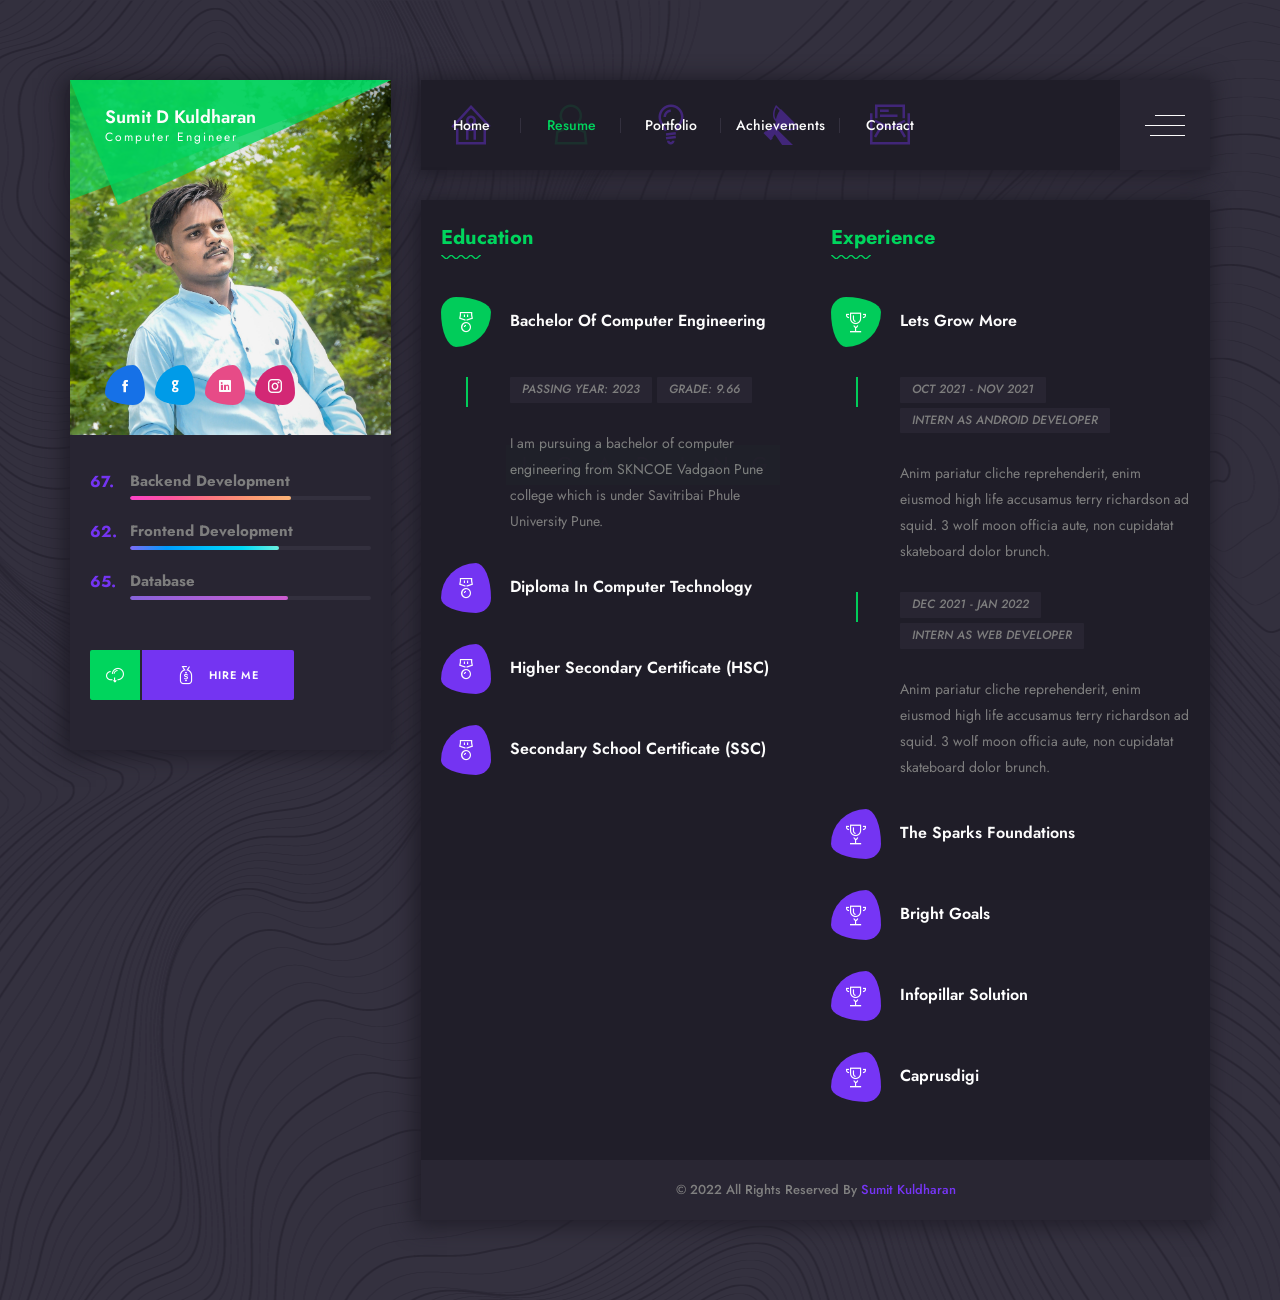
<file: resume.html>
<!DOCTYPE html>
<html lang="en">
    <head>
        <title>Sumit Kuldharan</title>
        <meta charset="UTF-8">
        <meta name="viewport" content="width=device-width">

        <!-- Start Include All CSS -->
        <link rel="stylesheet" href="assets/css/bootstrap.css"/>
        <link rel="stylesheet" href="assets/css/animate.css"/>
        <link rel="stylesheet" href="assets/css/stroke-gap-icons.css"/>
        <link rel="stylesheet" href="assets/css/icofont.css"/>
        <link rel="stylesheet" href="assets/css/flaticon.css"/>
        <link rel="stylesheet" href="assets/css/Interest.css">
        <link rel="stylesheet" href="assets/css/owl.carousel.min.css">
        <link rel="stylesheet" href="assets/css/owl.theme.default.min.css">
        <link rel="stylesheet" href="assets/css/lightslider.css">
        <link rel="stylesheet" href="assets/css/jquery.mCustomScrollbar.css">
        
        <link rel="stylesheet" href="assets/css/preset.css"/>
        <link rel="stylesheet" href="assets/css/ignore_for_wp.css"/>
        <link rel="stylesheet" href="assets/css/theme.css"/>
        <link rel="stylesheet" href="assets/css/responsive.css"/>
        <link rel="stylesheet" href="assets/css/light.css"/>
        <!-- End Include All CSS -->

        <!-- Favicon Icon -->
        <link rel="icon"  type="image/png" href="assets/images/favicon.png">
        <!-- Favicon Icon -->
    </head>
    <body class="dark">
        
        <!-- Preloader Start -->
        <div class="preloader">
            <div class="preloader-inner">
                <div class="preloader-box">
                    <div class="letter">L</div>
                    <div class="letter">O</div>
                    <div class="letter">A</div>
                    <div class="letter">D</div>
                    <div class="letter">I</div>
                    <div class="letter">N</div>
                    <div class="letter">G</div>
                </div>
            </div>
        </div>
        <!-- Preloader End -->
        
        <div class="container">
            <div class="row">
                <div class="col-lg-4 profileColumn">
                    <div class="profileSidebar">
                        <div class="psHeader">
                            <svg preserveAspectRatio="none" viewBox="0 0 100 100">
                                <polygon points="0 20, 100 20, 0 100" opacity=".65"></polygon>
                            </svg>
                            <svg class="svg2" preserveAspectRatio="none" viewBox="0 0 100 120">
                                <polygon points="0 20, 100 20, 15 120" opacity=".8"></polygon>
                            </svg>
                            <div class="psContent">
                                <h3>Sumit D Kuldharan</h3>
                                <span>Computer Engineer</span>
                            </div>
                        </div>
                        <div class="psPhoto">
                            <img src="assets/images/home_01/1.jpg" alt=""/>
                            <div class="psSocial">
                                <a href="https://www.facebook.com/kuldharan.sumit" target="_blank" class="fac"><i class="icofont-facebook"></i></a>
                                <a href="https://github.com/sumit7116" target="_blank" class="twi"><i class="icofont-github"></i></a>
                                <a href="https://www.linkedin.com/in/sumit-kuldharan/" target="_blank" class="dri"><i class="icofont-linkedin"></i></a>
                                <a href="https://www.instagram.com/_mr_coder_sam/" target="_blank" class="ins"><i class="icofont-instagram"></i></a>
                            </div>
                        </div>
                        <div class="psSkills">
                            <div class="pssBox" data-count="92">
                                <div class="pssbCount">92.</div>
                                <h5>Backend Development</h5>
                                <div class="pssbBars"><div class="pssbBar" style="width: 0%;"></div></div>
                            </div>
                            <div class="pssBox" data-count="85">
                                <div class="pssbCount">85.</div>
                                <h5>Frontend Development</h5>
                                <div class="pssbBars"><div class="pssbBar gr2" style="width: 0%;"></div></div>
                            </div>
                            <div class="pssBox" data-count="90">
                                <div class="pssbCount">90.</div>
                                <h5>Database</h5>
                                <div class="pssbBars"><div class="pssbBar gr3" style="width: 0%;"></div></div>
                            </div>
                        </div>
                        <div class="psFooter">
                            <a href="./resume/Sumit's Resume.pdf" class="btt_btn only_icon btt_reverse" download><span><i class="icon icon-DownloadCloud"></i></span></a>
                            <a href="contact.html" class="btt_btn"><span><i class="icon icon-Bag"></i> Hire Me</span></a>
                        </div>
                    </div>
                </div>
                <div class="col-lg-8 contentColumn">
                    <header class="header clearfix">
                        <a href="javascript:void(0)" class="menu_btn"><i class="icofont-navigation-menu"></i>Menu</a>
                        <nav class="mainMenu">
                            <ul class="clearfix">
                                <li><a href="index.html"><i class="icon icon-House"></i><span>Home</span></a></li>
                                <li class="active"><a href="resume.html"><i class="icon icon-User"></i><span>Resume</span></a></li>
                                <li><a href="portfolio.html"><i class="icon icon-Bulb"></i><span>Portfolio</span></a></li>
                                <li><a href="achievements.html"><i class="icon icofont-win-trophy"></i><span>Achievements</span></a></li>
                                <li><a href="contact.html"><i class="icon icon-Imbox"></i><span>Contact</span></a></li>
                            </ul>
                        </nav>
                        <a href="#" class="sidebarToggler"><span><span></span><span></span><span></span></span></a>
                    </header>
                    <div class="sidebarOverlay"></div>
                    <div class="bodyContent">
                        <div class="pageCointainer">
                            <section class="comonSection resumeSection">
                                <div class="container-fluid">
                                    <div class="row">
                                        <div class="col-lg-6">
                                            <h2 class="sectionTitle">Education</h2>
                                            <div class="kr-accordion" id="edication_accordion">
                                                <div class="card">
                                                    <div class="card-header" id="ea_01">
                                                        <h2 class="mb-0">
                                                            <a class="" href="#" data-toggle="collapse" data-target="#ea_col_01" aria-expanded="true" aria-controls="ea_col_01">
                                                                <i class="icon icon-Medal"></i>
                                                                <span>Bachelor of Computer Engineering</span>
                                                            </a>
                                                        </h2>
                                                    </div>
                                                    <div id="ea_col_01" class="collapse show" aria-labelledby="ea_01" data-parent="#edication_accordion">
                                                        <div class="card-body">
                                                            <div class="ac_meta"><span>Passing Year: 2023</span><span>Grade: 9.66</span></div>
                                                            I am pursuing a bachelor of computer engineering from SKNCOE Vadgaon Pune college which is under Savitribai Phule University Pune. 
                                                        </div>
                                                    </div>
                                                </div>
                                                <div class="card">
                                                    <div class="card-header" id="ea_02">
                                                        <h2 class="mb-0">
                                                            <a class="collapsed" href="#" data-toggle="collapse" data-target="#ea_col_02" aria-expanded="false" aria-controls="ea_col_02">
                                                                <i class="icon icon-Medal"></i>
                                                                <span>Diploma in Computer Technology</span>
                                                            </a>
                                                        </h2>
                                                    </div>
                                                    <div id="ea_col_02" class="collapse" aria-labelledby="ea_02" data-parent="#edication_accordion">
                                                        <div class="card-body">
                                                            <div class="ac_meta"><span>Passing Year: 2020</span><span>Grade: 90.86%</span></div>
                                                            I have completed my Diploma in Computer Technology from Amrutvahini Polytechnic Sangamner under the Maharashtra State Board of Techincal Education Mumbai.
                                                        </div>
                                                    </div>
                                                </div>
                                                <div class="card">
                                                    <div class="card-header" id="ea_03">
                                                        <h2 class="mb-0">
                                                            <a class="collapsed" href="#" data-toggle="collapse" data-target="#ea_col_03" aria-expanded="false" aria-controls="ea_col_03">
                                                                <i class="icon icon-Medal"></i>
                                                                <span>Higher Secondary Certificate (HSC)</span>
                                                            </a>
                                                        </h2>
                                                    </div>
                                                    <div id="ea_col_03" class="collapse" aria-labelledby="ea_01" data-parent="#edication_accordion">
                                                        <div class="card-body">
                                                            <div class="ac_meta"><span>Passing Year: 2018</span><span>Grade: 58.46%</span></div>
                                                            I have completed my HSC from Janata Junior College VadgaonPan under Maharashtra State Board of Secondary and Higher Secondary Education.
                                                        </div>
                                                    </div>
                                                </div>
                                                <div class="card">
                                                    <div class="card-header" id="ea_04">
                                                        <h2 class="mb-0">
                                                            <a class="collapsed" href="#" data-toggle="collapse" data-target="#ea_col_04" aria-expanded="false" aria-controls="ea_col_04">
                                                                <i class="icon icon-Medal"></i>
                                                                <span>Secondary School Certificate (SSC) </span>
                                                            </a>
                                                        </h2>
                                                    </div>
                                                    <div id="ea_col_04" class="collapse" aria-labelledby="ea_01" data-parent="#edication_accordion">
                                                        <div class="card-body">
                                                            <div class="ac_meta"><span>Passing Year: 2016</span><span>Grade: 78.40%</span></div>
                                                            I have completed my SSC from Janata Vidyalaya VagdgaonPan under Maharashtra State Board of Secondary and Higher Secondary Education. 
                                                        </div>
                                                    </div>
                                                </div>
                                            </div>
                                        </div>
                                        <div class="col-lg-6">
                                            <h2 class="sectionTitle">Experience</h2>
                                            <div class="kr-accordion" id="exps_accordion">
                                                <div class="card">
                                                    <div class="card-header" id="ex_01">
                                                        <h2 class="mb-0">
                                                            <a class="" href="#" data-toggle="collapse" data-target="#ex_col_01" aria-expanded="true" aria-controls="ex_col_01">
                                                                <i class="icon icon-Cup"></i>
                                                                <span>Lets Grow More</span>
                                                            </a>
                                                        </h2>
                                                    </div>
                                                    <div id="ex_col_01" class="collapse show" aria-labelledby="ex_01" data-parent="#exps_accordion">
                                                        <div class="card-body">
                                                            <div class="ac_meta"><span>Oct 2021 - Nov 2021</span><span>Intern as Android Developer</span></div>
                                                            Anim pariatur cliche reprehenderit, enim eiusmod high life accusamus terry richardson ad squid. 3 wolf moon officia aute, non cupidatat skateboard dolor brunch. 
                                                        </div>
                                                    </div>
                                                    <div id="ex_col_01" class="collapse show" aria-labelledby="ex_01" data-parent="#exps_accordion">
                                                        <div class="card-body">
                                                            <div class="ac_meta"><span>Dec 2021 - Jan 2022</span><span>Intern as Web Developer</span></div>
                                                            Anim pariatur cliche reprehenderit, enim eiusmod high life accusamus terry richardson ad squid. 3 wolf moon officia aute, non cupidatat skateboard dolor brunch. 
                                                        </div>
                                                    </div>
                                                </div>
                                                <div class="card">
                                                    <div class="card-header" id="ex_02">
                                                        <h2 class="mb-0">
                                                            <a class="collapsed" href="#" data-toggle="collapse" data-target="#ex_col_02" aria-expanded="false" aria-controls="ex_col_02">
                                                                <i class="icon icon-Cup"></i>
                                                                <span>The Sparks Foundations</span>
                                                            </a>
                                                        </h2>
                                                    </div>
                                                    <div id="ex_col_02" class="collapse" aria-labelledby="ex_02" data-parent="#exps_accordion">
                                                        <div class="card-body">
                                                            <div class="ac_meta"><span>Nov 2021 - Dec 2021</span><span>Intern as Android Developer</span></div>
                                                            Anim pariatur cliche reprehenderit, enim eiusmod high life accusamus terry richardson ad squid. 3 wolf moon officia aute, non cupidatat skateboard dolor brunch. 
                                                        </div>
                                                    </div>
                                                </div>
                                                <div class="card">
                                                    <div class="card-header" id="ex_03">
                                                        <h2 class="mb-0">
                                                            <a class="collapsed" href="#" data-toggle="collapse" data-target="#ex_col_03" aria-expanded="false" aria-controls="ex_col_03">
                                                                <i class="icon icon-Cup"></i>
                                                                <span>Bright Goals</span>
                                                            </a>
                                                        </h2>
                                                    </div>
                                                    <div id="ex_col_03" class="collapse" aria-labelledby="ex_03" data-parent="#exps_accordion">
                                                        <div class="card-body">
                                                            <div class="ac_meta"><span>Aug 2021 - Dec 2021</span><span>Mobile Application Developer</span></div>
                                                            Anim pariatur cliche reprehenderit, enim eiusmod high life accusamus terry richardson ad squid. 3 wolf moon officia aute, non cupidatat skateboard dolor brunch. 
                                                        </div>
                                                    </div>
                                                </div>
                                                <div class="card">
                                                    <div class="card-header" id="ex_04">
                                                        <h2 class="mb-0">
                                                            <a class="collapsed" href="#" data-toggle="collapse" data-target="#ex_col_04" aria-expanded="false" aria-controls="ex_col_04">
                                                                <i class="icon icon-Cup"></i>
                                                                <span>Infopillar Solution</span>
                                                            </a>
                                                        </h2>
                                                    </div>
                                                    <div id="ex_col_04" class="collapse" aria-labelledby="ex_04" data-parent="#exps_accordion">
                                                        <div class="card-body">
                                                            <div class="ac_meta"><span>Oct 2021 - Nov 2021</span><span>Intern as Android Developer</span></div>
                                                            Anim pariatur cliche reprehenderit, enim eiusmod high life accusamus terry richardson ad squid. 3 wolf moon officia aute, non cupidatat skateboard dolor brunch. 
                                                        </div>
                                                    </div>
                                                </div>
                                                <div class="card">
                                                    <div class="card-header" id="ex_05">
                                                        <h2 class="mb-0">
                                                            <a class="collapsed" href="#" data-toggle="collapse" data-target="#ex_col_05" aria-expanded="false" aria-controls="ex_col_05">
                                                                <i class="icon icon-Cup"></i>
                                                                <span>Caprusdigi</span>
                                                            </a>
                                                        </h2>
                                                    </div>
                                                    <div id="ex_col_05" class="collapse" aria-labelledby="ex_05" data-parent="#exps_accordion">
                                                        <div class="card-body">
                                                            <div class="ac_meta"><span>Sep 2021 - Nov 2021</span><span>Intern as Web Developer</span></div>
                                                            Anim pariatur cliche reprehenderit, enim eiusmod high life accusamus terry richardson ad squid. 3 wolf moon officia aute, non cupidatat skateboard dolor brunch. 
                                                        </div>
                                                    </div>
                                                    <div id="ex_col_05" class="collapse" aria-labelledby="ex_05" data-parent="#exps_accordion">
                                                        <div class="card-body">
                                                            <div class="ac_meta"><span>Sep 2021 - Nov 2021</span><span>Intern as Android Developer</span></div>
                                                            Anim pariatur cliche reprehenderit, enim eiusmod high life accusamus terry richardson ad squid. 3 wolf moon officia aute, non cupidatat skateboard dolor brunch. 
                                                        </div>
                                                    </div>
                                                </div>

                                            </div>
                                        </div>
                                    </div>
                                </div>
                            </section>
                            <footer class="footer">
                                <div class="container-fluid">
                                    <div class="row">
                                        <div class="col-lg-12 text-center">
                                            <div class="copyRight">&copy; 2022 All Rights Reserved By <a href="" target="_blank">Sumit Kuldharan</a></div>
                                        </div>
                                    </div>
                                </div>
                            </footer>
                        </div>
                    </div>
                </div>
            </div>
        </div>
        
        <!-- Bact To Top -->
        <a href="javascript:void(0);" id="backtotop"><i class="icofont-bubble-up"></i></a>
        <!-- Bact To Top -->

        <!-- Start Include All JS -->
        <script src="assets/js/jquery.js"></script>
        <script src="assets/js/bootstrap.min.js"></script>
        <script src="assets/js/jquery.appear.js"></script>
        <script src="assets/js/owl.carousel.min.js"></script>
        <script src="assets/js/mixer.js"></script>
        <script src="assets/js/lightslider.min.js"></script>
        <script src="https://maps.google.com/maps/api/js?key=AIzaSyBJtPMZ_LWZKuHTLq5o08KSncQufIhPU3o"></script>
        <script src="assets/js/gmaps.js"></script>
        <script src="assets/js/anime.min.js"></script>
        <script src="assets/js/folio.js"></script>
        <script src="assets/js/jquery.mCustomScrollbar.concat.min.js"></script>
        
        <script src="assets/js/theme.js"></script>
        <!-- End Include All JS -->
    </body>
</html>
</file>
<file: assets/css/stroke-gap-icons.css>
@font-face {
	font-family: 'Stroke-Gap-Icons';
	src: url('../fonts/Stroke-Gap-Icons.eot');
}
@font-face {
	font-family: 'Stroke-Gap-Icons';
	src: url([data-uri]) format('truetype'),
		 url([data-uri]) format('woff');
	font-weight: normal;
	font-style: normal;
}

.icon {
	font-family: 'Stroke-Gap-Icons';
	speak: none;
	font-style: normal;
	font-weight: normal;
	font-variant: normal;
	text-transform: none;
	line-height: inherit;

	/* Better Font Rendering =========== */
	-webkit-font-smoothing: antialiased;
	-moz-osx-font-smoothing: grayscale;
}

.icon-WorldWide:before {
	content: "\e600";
}
.icon-WorldGlobe:before {
	content: "\e601";
}
.icon-Underpants:before {
	content: "\e602";
}
.icon-Tshirt:before {
	content: "\e603";
}
.icon-Trousers:before {
	content: "\e604";
}
.icon-Tie:before {
	content: "\e605";
}
.icon-TennisBall:before {
	content: "\e606";
}
.icon-Telesocpe:before {
	content: "\e607";
}
.icon-Stop:before {
	content: "\e608";
}
.icon-Starship:before {
	content: "\e609";
}
.icon-Starship2:before {
	content: "\e60a";
}
.icon-Speaker:before {
	content: "\e60b";
}
.icon-Speaker2:before {
	content: "\e60c";
}
.icon-Soccer:before {
	content: "\e60d";
}
.icon-Snikers:before {
	content: "\e60e";
}
.icon-Scisors:before {
	content: "\e60f";
}
.icon-Puzzle:before {
	content: "\e610";
}
.icon-Printer:before {
	content: "\e611";
}
.icon-Pool:before {
	content: "\e612";
}
.icon-Podium:before {
	content: "\e613";
}
.icon-Play:before {
	content: "\e614";
}
.icon-Planet:before {
	content: "\e615";
}
.icon-Pause:before {
	content: "\e616";
}
.icon-Next:before {
	content: "\e617";
}
.icon-MusicNote2:before {
	content: "\e618";
}
.icon-MusicNote:before {
	content: "\e619";
}
.icon-MusicMixer:before {
	content: "\e61a";
}
.icon-Microphone:before {
	content: "\e61b";
}
.icon-Medal:before {
	content: "\e61c";
}
.icon-ManFigure:before {
	content: "\e61d";
}
.icon-Magnet:before {
	content: "\e61e";
}
.icon-Like:before {
	content: "\e61f";
}
.icon-Hanger:before {
	content: "\e620";
}
.icon-Handicap:before {
	content: "\e621";
}
.icon-Forward:before {
	content: "\e622";
}
.icon-Footbal:before {
	content: "\e623";
}
.icon-Flag:before {
	content: "\e624";
}
.icon-FemaleFigure:before {
	content: "\e625";
}
.icon-Dislike:before {
	content: "\e626";
}
.icon-DiamondRing:before {
	content: "\e627";
}
.icon-Cup:before {
	content: "\e628";
}
.icon-Crown:before {
	content: "\e629";
}
.icon-Column:before {
	content: "\e62a";
}
.icon-Click:before {
	content: "\e62b";
}
.icon-Cassette:before {
	content: "\e62c";
}
.icon-Bomb:before {
	content: "\e62d";
}
.icon-BatteryLow:before {
	content: "\e62e";
}
.icon-BatteryFull:before {
	content: "\e62f";
}
.icon-Bascketball:before {
	content: "\e630";
}
.icon-Astronaut:before {
	content: "\e631";
}
.icon-WineGlass:before {
	content: "\e632";
}
.icon-Water:before {
	content: "\e633";
}
.icon-Wallet:before {
	content: "\e634";
}
.icon-Umbrella:before {
	content: "\e635";
}
.icon-TV:before {
	content: "\e636";
}
.icon-TeaMug:before {
	content: "\e637";
}
.icon-Tablet:before {
	content: "\e638";
}
.icon-Soda:before {
	content: "\e639";
}
.icon-SodaCan:before {
	content: "\e63a";
}
.icon-SimCard:before {
	content: "\e63b";
}
.icon-Signal:before {
	content: "\e63c";
}
.icon-Shaker:before {
	content: "\e63d";
}
.icon-Radio:before {
	content: "\e63e";
}
.icon-Pizza:before {
	content: "\e63f";
}
.icon-Phone:before {
	content: "\e640";
}
.icon-Notebook:before {
	content: "\e641";
}
.icon-Mug:before {
	content: "\e642";
}
.icon-Mastercard:before {
	content: "\e643";
}
.icon-Ipod:before {
	content: "\e644";
}
.icon-Info:before {
	content: "\e645";
}
.icon-Icecream2:before {
	content: "\e646";
}
.icon-Icecream1:before {
	content: "\e647";
}
.icon-Hourglass:before {
	content: "\e648";
}
.icon-Help:before {
	content: "\e649";
}
.icon-Goto:before {
	content: "\e64a";
}
.icon-Glasses:before {
	content: "\e64b";
}
.icon-Gameboy:before {
	content: "\e64c";
}
.icon-ForkandKnife:before {
	content: "\e64d";
}
.icon-Export:before {
	content: "\e64e";
}
.icon-Exit:before {
	content: "\e64f";
}
.icon-Espresso:before {
	content: "\e650";
}
.icon-Drop:before {
	content: "\e651";
}
.icon-Download:before {
	content: "\e652";
}
.icon-Dollars:before {
	content: "\e653";
}
.icon-Dollar:before {
	content: "\e654";
}
.icon-DesktopMonitor:before {
	content: "\e655";
}
.icon-Corkscrew:before {
	content: "\e656";
}
.icon-CoffeeToGo:before {
	content: "\e657";
}
.icon-Chart:before {
	content: "\e658";
}
.icon-ChartUp:before {
	content: "\e659";
}
.icon-ChartDown:before {
	content: "\e65a";
}
.icon-Calculator:before {
	content: "\e65b";
}
.icon-Bread:before {
	content: "\e65c";
}
.icon-Bourbon:before {
	content: "\e65d";
}
.icon-BottleofWIne:before {
	content: "\e65e";
}
.icon-Bag:before {
	content: "\e65f";
}
.icon-Arrow:before {
	content: "\e660";
}
.icon-Antenna2:before {
	content: "\e661";
}
.icon-Antenna1:before {
	content: "\e662";
}
.icon-Anchor:before {
	content: "\e663";
}
.icon-Wheelbarrow:before {
	content: "\e664";
}
.icon-Webcam:before {
	content: "\e665";
}
.icon-Unlinked:before {
	content: "\e666";
}
.icon-Truck:before {
	content: "\e667";
}
.icon-Timer:before {
	content: "\e668";
}
.icon-Time:before {
	content: "\e669";
}
.icon-StorageBox:before {
	content: "\e66a";
}
.icon-Star:before {
	content: "\e66b";
}
.icon-ShoppingCart:before {
	content: "\e66c";
}
.icon-Shield:before {
	content: "\e66d";
}
.icon-Seringe:before {
	content: "\e66e";
}
.icon-Pulse:before {
	content: "\e66f";
}
.icon-Plaster:before {
	content: "\e670";
}
.icon-Plaine:before {
	content: "\e671";
}
.icon-Pill:before {
	content: "\e672";
}
.icon-PicnicBasket:before {
	content: "\e673";
}
.icon-Phone2:before {
	content: "\e674";
}
.icon-Pencil:before {
	content: "\e675";
}
.icon-Pen:before {
	content: "\e676";
}
.icon-PaperClip:before {
	content: "\e677";
}
.icon-On-Off:before {
	content: "\e678";
}
.icon-Mouse:before {
	content: "\e679";
}
.icon-Megaphone:before {
	content: "\e67a";
}
.icon-Linked:before {
	content: "\e67b";
}
.icon-Keyboard:before {
	content: "\e67c";
}
.icon-House:before {
	content: "\e67d";
}
.icon-Heart:before {
	content: "\e67e";
}
.icon-Headset:before {
	content: "\e67f";
}
.icon-FullShoppingCart:before {
	content: "\e680";
}
.icon-FullScreen:before {
	content: "\e681";
}
.icon-Folder:before {
	content: "\e682";
}
.icon-Floppy:before {
	content: "\e683";
}
.icon-Files:before {
	content: "\e684";
}
.icon-File:before {
	content: "\e685";
}
.icon-FileBox:before {
	content: "\e686";
}
.icon-ExitFullScreen:before {
	content: "\e687";
}
.icon-EmptyBox:before {
	content: "\e688";
}
.icon-Delete:before {
	content: "\e689";
}
.icon-Controller:before {
	content: "\e68a";
}
.icon-Compass:before {
	content: "\e68b";
}
.icon-CompassTool:before {
	content: "\e68c";
}
.icon-ClipboardText:before {
	content: "\e68d";
}
.icon-ClipboardChart:before {
	content: "\e68e";
}
.icon-ChemicalGlass:before {
	content: "\e68f";
}
.icon-CD:before {
	content: "\e690";
}
.icon-Carioca:before {
	content: "\e691";
}
.icon-Car:before {
	content: "\e692";
}
.icon-Book:before {
	content: "\e693";
}
.icon-BigTruck:before {
	content: "\e694";
}
.icon-Bicycle:before {
	content: "\e695";
}
.icon-Wrench:before {
	content: "\e696";
}
.icon-Web:before {
	content: "\e697";
}
.icon-Watch:before {
	content: "\e698";
}
.icon-Volume:before {
	content: "\e699";
}
.icon-Video:before {
	content: "\e69a";
}
.icon-Users:before {
	content: "\e69b";
}
.icon-User:before {
	content: "\e69c";
}
.icon-UploadCLoud:before {
	content: "\e69d";
}
.icon-Typing:before {
	content: "\e69e";
}
.icon-Tools:before {
	content: "\e69f";
}
.icon-Tag:before {
	content: "\e6a0";
}
.icon-Speedometter:before {
	content: "\e6a1";
}
.icon-Share:before {
	content: "\e6a2";
}
.icon-Settings:before {
	content: "\e6a3";
}
.icon-Search:before {
	content: "\e6a4";
}
.icon-Screwdriver:before {
	content: "\e6a5";
}
.icon-Rolodex:before {
	content: "\e6a6";
}
.icon-Ringer:before {
	content: "\e6a7";
}
.icon-Resume:before {
	content: "\e6a8";
}
.icon-Restart:before {
	content: "\e6a9";
}
.icon-PowerOff:before {
	content: "\e6aa";
}
.icon-Pointer:before {
	content: "\e6ab";
}
.icon-Picture:before {
	content: "\e6ac";
}
.icon-OpenedLock:before {
	content: "\e6ad";
}
.icon-Notes:before {
	content: "\e6ae";
}
.icon-Mute:before {
	content: "\e6af";
}
.icon-Movie:before {
	content: "\e6b0";
}
.icon-Microphone2:before {
	content: "\e6b1";
}
.icon-Message:before {
	content: "\e6b2";
}
.icon-MessageRight:before {
	content: "\e6b3";
}
.icon-MessageLeft:before {
	content: "\e6b4";
}
.icon-Menu:before {
	content: "\e6b5";
}
.icon-Media:before {
	content: "\e6b6";
}
.icon-Mail:before {
	content: "\e6b7";
}
.icon-List:before {
	content: "\e6b8";
}
.icon-Layers:before {
	content: "\e6b9";
}
.icon-Key:before {
	content: "\e6ba";
}
.icon-Imbox:before {
	content: "\e6bb";
}
.icon-Eye:before {
	content: "\e6bc";
}
.icon-Edit:before {
	content: "\e6bd";
}
.icon-DSLRCamera:before {
	content: "\e6be";
}
.icon-DownloadCloud:before {
	content: "\e6bf";
}
.icon-CompactCamera:before {
	content: "\e6c0";
}
.icon-Cloud:before {
	content: "\e6c1";
}
.icon-ClosedLock:before {
	content: "\e6c2";
}
.icon-Chart2:before {
	content: "\e6c3";
}
.icon-Bulb:before {
	content: "\e6c4";
}
.icon-Briefcase:before {
	content: "\e6c5";
}
.icon-Blog:before {
	content: "\e6c6";
}
.icon-Agenda:before {
	content: "\e6c7";
}
</file>
<file: assets/css/flaticon.css>
/*
Flaticon icon font: Flaticon
Creation date: 13/01/2021 12:34
*/

@font-face {
    font-family: "Flaticon";
    src: url("../fonts/Flaticon.eot");
    src: url("../fonts/Flaticon.eot?#iefix") format("embedded-opentype"),
        url("../fonts/Flaticon.woff2") format("woff2"),
        url("../fonts/Flaticon.woff") format("woff"),
        url("../fonts/Flaticon.ttf") format("truetype"),
        url("../fonts/Flaticon.svg#Flaticon") format("svg");
    font-weight: normal;
    font-style: normal;
}

@media screen and (-webkit-min-device-pixel-ratio:0) {
    @font-face {
        font-family: "Flaticon";
        src: url("./Flaticon.svg#Flaticon") format("svg");
    }
}

[class^="flaticon-"]:before, [class*=" flaticon-"]:before,
[class^="flaticon-"]:after, [class*=" flaticon-"]:after {   
    font-family: Flaticon;
    font-size: inherit;
    font-style: normal;
}

.flaticon-oil-derrick:before { content: "\f100"; }
.flaticon-building:before { content: "\f101"; }
.flaticon-crane:before { content: "\f102"; }
.flaticon-strategy:before { content: "\f103"; }
.flaticon-engineer:before { content: "\f104"; }
.flaticon-startup:before { content: "\f105"; }
.flaticon-low-cost:before { content: "\f106"; }
.flaticon-return-on-investment:before { content: "\f107"; }
.flaticon-engineering:before { content: "\f108"; }
.flaticon-eco-fuel:before { content: "\f109"; }
</file>
<file: assets/css/Interest.css>
/*
  	Flaticon icon font: Flaticon
  	Creation date: 17/11/2016 10:45
  	*/

@font-face {
  font-family: "Interest";
  src: url("../fonts/Interest.eot");
  src: url("../fonts/Interest.eot?#iefix") format("embedded-opentype"),
       url("../fonts/Interest.woff") format("woff"),
       url("../fonts/Interest.ttf") format("truetype"),
       url("../fonts/Interest.svg#Flaticon") format("svg");
  font-weight: normal;
  font-style: normal;
}

@media screen and (-webkit-min-device-pixel-ratio:0) {
  @font-face {
    font-family: "Interest";
    src: url("./Interest.svg#Interest") format("svg");
  }
}

[class^="interest-"]:before, [class*=" interest-"]:before,
[class^="interest-"]:after, [class*=" interest-"]:after {   
  font-family: Interest;
        font-size: inherit;
font-style: normal;
}

.interest-archery:before { content: "\f100"; }
.interest-badminton:before { content: "\f101"; }
.interest-baseball:before { content: "\f102"; }
.interest-basketball:before { content: "\f103"; }
.interest-bicycle:before { content: "\f104"; }
.interest-bicycle-1:before { content: "\f105"; }
.interest-billiard:before { content: "\f106"; }
.interest-bowling:before { content: "\f107"; }
.interest-boxing:before { content: "\f108"; }
.interest-darts:before { content: "\f109"; }
.interest-fencing:before { content: "\f10a"; }
.interest-football:before { content: "\f10b"; }
.interest-golf:before { content: "\f10c"; }
.interest-hockey:before { content: "\f10d"; }
.interest-ice-skate:before { content: "\f10e"; }
.interest-knight:before { content: "\f10f"; }
.interest-meditation:before { content: "\f110"; }
.interest-ping-pong:before { content: "\f111"; }
.interest-pool:before { content: "\f112"; }
.interest-queen:before { content: "\f113"; }
.interest-runner:before { content: "\f114"; }
.interest-sailboat:before { content: "\f115"; }
.interest-soccer-boots:before { content: "\f116"; }
.interest-soccer-field:before { content: "\f117"; }
.interest-stopwatch:before { content: "\f118"; }
.interest-swimmer:before { content: "\f119"; }
.interest-tennis:before { content: "\f11a"; }
.interest-tennis-1:before { content: "\f11b"; }
.interest-trophy:before { content: "\f11c"; }
.interest-volleyball:before { content: "\f11d"; }
.interest-weightlifting:before { content: "\f11e"; }
.interest-whistle:before { content: "\f11f"; }
</file>
<file: assets/css/lightslider.css>
/*! lightslider - v1.1.6 - 2016-10-25
* https://github.com/sachinchoolur/lightslider
* Copyright (c) 2016 Sachin N; Licensed MIT */
/*! lightslider - v1.1.3 - 2015-04-14
* https://github.com/sachinchoolur/lightslider
* Copyright (c) 2015 Sachin N; Licensed MIT */
/** /!!! core css Should not edit !!!/**/ 

.lSSlideOuter {
    overflow: hidden;
    -webkit-touch-callout: none;
    -webkit-user-select: none;
    -khtml-user-select: none;
    -moz-user-select: none;
    -ms-user-select: none;
    user-select: none
}
.lightSlider:before, .lightSlider:after {
    content: " ";
    display: table;
}
.lightSlider {
    overflow: hidden;
    margin: 0;
}
.lSSlideWrapper {
    max-width: 100%;
    overflow: hidden;
    position: relative;
}
.lSSlideWrapper > .lightSlider:after {
    clear: both;
}
.lSSlideWrapper .lSSlide {
    -webkit-transform: translate(0px, 0px);
    -ms-transform: translate(0px, 0px);
    transform: translate(0px, 0px);
    -webkit-transition: all 1s;
    -webkit-transition-property: -webkit-transform,height;
    -moz-transition-property: -moz-transform,height;
    transition-property: transform,height;
    -webkit-transition-duration: inherit !important;
    transition-duration: inherit !important;
    -webkit-transition-timing-function: inherit !important;
    transition-timing-function: inherit !important;
}
.lSSlideWrapper .lSFade {
    position: relative;
}
.lSSlideWrapper .lSFade > * {
    position: absolute !important;
    top: 0;
    left: 0;
    z-index: 9;
    margin-right: 0;
    width: 100%;
}
.lSSlideWrapper.usingCss .lSFade > * {
    opacity: 0;
    -webkit-transition-delay: 0s;
    transition-delay: 0s;
    -webkit-transition-duration: inherit !important;
    transition-duration: inherit !important;
    -webkit-transition-property: opacity;
    transition-property: opacity;
    -webkit-transition-timing-function: inherit !important;
    transition-timing-function: inherit !important;
}
.lSSlideWrapper .lSFade > *.active {
    z-index: 10;
}
.lSSlideWrapper.usingCss .lSFade > *.active {
    opacity: 1;
}
/** /!!! End of core css Should not edit !!!/**/

/* Pager */
.lSSlideOuter .lSPager.lSpg {
    margin: 10px 0 0;
    padding: 0;
    text-align: center;
}
.lSSlideOuter .lSPager.lSpg > li {
    cursor: pointer;
    display: inline-block;
    padding: 0 5px;
}
.lSSlideOuter .lSPager.lSpg > li a {
    background-color: #222222;
    border-radius: 30px;
    display: inline-block;
    height: 8px;
    overflow: hidden;
    text-indent: -999em;
    width: 8px;
    position: relative;
    z-index: 99;
    -webkit-transition: all 0.5s linear 0s;
    transition: all 0.5s linear 0s;
}
.lSSlideOuter .lSPager.lSpg > li:hover a, .lSSlideOuter .lSPager.lSpg > li.active a {
    background-color: #428bca;
}
.lSSlideOuter .media {
    opacity: 0.8;
}
.lSSlideOuter .media.active {
    opacity: 1;
}
/* End of pager */

/** Gallery */
.lSSlideOuter .lSPager.lSGallery {
    list-style: none outside none;
    padding-left: 0;
    margin: 0;
    overflow: hidden;
    transform: translate3d(0px, 0px, 0px);
    -moz-transform: translate3d(0px, 0px, 0px);
    -ms-transform: translate3d(0px, 0px, 0px);
    -webkit-transform: translate3d(0px, 0px, 0px);
    -o-transform: translate3d(0px, 0px, 0px);
    -webkit-transition-property: -webkit-transform;
    -moz-transition-property: -moz-transform;
    -webkit-touch-callout: none;
    -webkit-user-select: none;
    -khtml-user-select: none;
    -moz-user-select: none;
    -ms-user-select: none;
    user-select: none;
}
.lSSlideOuter .lSPager.lSGallery li {
    overflow: hidden;
    -webkit-transition: border-radius 0.12s linear 0s 0.35s linear 0s;
    transition: border-radius 0.12s linear 0s 0.35s linear 0s;
}
.lSSlideOuter .lSPager.lSGallery li.active, .lSSlideOuter .lSPager.lSGallery li:hover {
    border-radius: 5px;
}
.lSSlideOuter .lSPager.lSGallery img {
    display: block;
    height: auto;
    max-width: 100%;
}
.lSSlideOuter .lSPager.lSGallery:before, .lSSlideOuter .lSPager.lSGallery:after {
    content: " ";
    display: table;
}
.lSSlideOuter .lSPager.lSGallery:after {
    clear: both;
}
/* End of Gallery*/

/* slider actions */
.lSAction > a {
    width: 32px;
    display: block;
    top: 50%;
    height: 32px;
    cursor: pointer;
    position: absolute;
    z-index: 99;
    margin-top: -16px;
    opacity: 0.5;
    -webkit-transition: opacity 0.35s linear 0s;
    transition: opacity 0.35s linear 0s;
}
.lSAction > a:hover {
    opacity: 1;
}
.lSAction > .lSPrev {
    background-position: 0 0;
    left: 10px;
}
.lSAction > .lSNext {
    background-position: -32px 0;
    right: 10px;
}
.lSAction > a.disabled {
    pointer-events: none;
}
.cS-hidden {
    height: 1px;
    opacity: 0;
    filter: alpha(opacity=0);
    overflow: hidden;
}


/* vertical */
.lSSlideOuter.vertical {
    position: relative;
}
.lSSlideOuter.vertical.noPager {
    padding-right: 0px !important;
}
.lSSlideOuter.vertical .lSGallery {
    position: absolute !important;
    right: 0;
    top: 0;
}
.lSSlideOuter.vertical .lightSlider > * {
    width: 100% !important;
    max-width: none !important;
}

/* vertical controlls */
.lSSlideOuter.vertical .lSAction > a {
    left: 50%;
    margin-left: -14px;
    margin-top: 0;
}
.lSSlideOuter.vertical .lSAction > .lSNext {
    background-position: 31px -31px;
    bottom: 10px;
    top: auto;
}
.lSSlideOuter.vertical .lSAction > .lSPrev {
    background-position: 0 -31px;
    bottom: auto;
    top: 10px;
}
/* vertical */


/* Rtl */
.lSSlideOuter.lSrtl {
    direction: rtl;
}
.lSSlideOuter .lightSlider, .lSSlideOuter .lSPager {
    padding-left: 0;
    list-style: none outside none;
}
.lSSlideOuter.lSrtl .lightSlider, .lSSlideOuter.lSrtl .lSPager {
    padding-right: 0;
}
.lSSlideOuter .lightSlider > *,  .lSSlideOuter .lSGallery li {
    float: left;
}
.lSSlideOuter.lSrtl .lightSlider > *,  .lSSlideOuter.lSrtl .lSGallery li {
    float: right !important;
}
/* Rtl */

@-webkit-keyframes rightEnd {
    0% {
        left: 0;
    }

    50% {
        left: -15px;
    }

    100% {
        left: 0;
    }
}
@keyframes rightEnd {
    0% {
        left: 0;
    }

    50% {
        left: -15px;
    }

    100% {
        left: 0;
    }
}
@-webkit-keyframes topEnd {
    0% {
        top: 0;
    }

    50% {
        top: -15px;
    }

    100% {
        top: 0;
    }
}
@keyframes topEnd {
    0% {
        top: 0;
    }

    50% {
        top: -15px;
    }

    100% {
        top: 0;
    }
}
@-webkit-keyframes leftEnd {
    0% {
        left: 0;
    }

    50% {
        left: 15px;
    }

    100% {
        left: 0;
    }
}
@keyframes leftEnd {
    0% {
        left: 0;
    }

    50% {
        left: 15px;
    }

    100% {
        left: 0;
    }
}
@-webkit-keyframes bottomEnd {
    0% {
        bottom: 0;
    }

    50% {
        bottom: -15px;
    }

    100% {
        bottom: 0;
    }
}
@keyframes bottomEnd {
    0% {
        bottom: 0;
    }

    50% {
        bottom: -15px;
    }

    100% {
        bottom: 0;
    }
}
.lSSlideOuter .rightEnd {
    -webkit-animation: rightEnd 0.3s;
    animation: rightEnd 0.3s;
    position: relative;
}
.lSSlideOuter .leftEnd {
    -webkit-animation: leftEnd 0.3s;
    animation: leftEnd 0.3s;
    position: relative;
}
.lSSlideOuter.vertical .rightEnd {
    -webkit-animation: topEnd 0.3s;
    animation: topEnd 0.3s;
    position: relative;
}
.lSSlideOuter.vertical .leftEnd {
    -webkit-animation: bottomEnd 0.3s;
    animation: bottomEnd 0.3s;
    position: relative;
}
.lSSlideOuter.lSrtl .rightEnd {
    -webkit-animation: leftEnd 0.3s;
    animation: leftEnd 0.3s;
    position: relative;
}
.lSSlideOuter.lSrtl .leftEnd {
    -webkit-animation: rightEnd 0.3s;
    animation: rightEnd 0.3s;
    position: relative;
}
/*/  GRab cursor */
.lightSlider.lsGrab > * {
  cursor: -webkit-grab;
  cursor: -moz-grab;
  cursor: -o-grab;
  cursor: -ms-grab;
  cursor: grab;
}
.lightSlider.lsGrabbing > * {
  cursor: move;
  cursor: -webkit-grabbing;
  cursor: -moz-grabbing;
  cursor: -o-grabbing;
  cursor: -ms-grabbing;
  cursor: grabbing;
}
</file>
<file: assets/css/ignore_for_wp.css>
.mt30{
    margin-top: 30px;
}
.mb22{
    margin-bottom: 22px;
}
.mb27{
    margin-bottom: 27px !important;
}
.mt52{
    margin-top: 52px;
}
.itemMb30 .icon_box_02{
    margin-bottom: 30px;
}
.mt60{
    margin-top: 60px;
}
.mb30{
    margin-bottom: 30px;
}
.mt23{
    margin-top: 23px;
}
.pageContent p.mb22{
    margin-bottom: 22px;
}
.pageContent p.mb14{
    margin-bottom: 14px;
}
.aboutSection{
    background: url(../images/bg/6.png) no-repeat right 94px;
}
</file>
<file: assets/css/theme.css>
/*
 Theme Name: Bittanto
 Theme URI: https://themeforest.net/user/themewar/portfolio
 Author: themewar
 Author URI: 
 Description: Bittanto - Creative Resume HTML5 Responsive Template
 Version: 1.0
 License:
 License URI:
*/

/*=======================================================================
[Table of contents]
=========================================================================
1. Profile Sidebar
2. Header
3. Content Area
4. Blog Post
5. Contact
6. Single Post
7. Backtotop
*/

/*--------------------------------------------------------
/ 1. Profile Sidebar
/---------------------------------------------------------*/
.col-lg-4.profileColumn {
    -ms-flex: 0 0 30%;
    flex: 0 0 30%;
    max-width: 30%;
}
.profileSidebar{
    position: relative;
    background: #292633;
    min-height: 100px;
    box-shadow: -3px 2px 21px 4px rgba(32, 30, 41, 1);
}
@media (min-width: 1600px){
    .profileSidebar{
        position: fixed;
    }
}
.psHeader{
    min-height: 130px;
    background: #292633;
    position: absolute;
    left: 0;
    top: 0;
    width: 100%;
}
.psHeader svg{
    height: 150px;
    fill: #01d85f;
    width: 100%;
    position: absolute;
    top: -30px;
    z-index: 2;
}
.psHeader svg.svg2{
    top: -25px;
    fill: #01d85f;
}
.psContent{
    position: absolute;
    left: 0;
    top: 0;
    z-index: 3;
    width: 100%;
    padding: 30px 35px;
}
.psContent h3{
    margin: 0 0 9px;
    color: #FFF;
    font-size: 18px;
    font-weight: 600;
    line-height: .8;
    text-transform: capitalize;
}
.psContent span{
    display: block;
    font-size: 12px;
    font-weight: 400;
    color: #FFF;
    letter-spacing: 2px;
    line-height: .8;
}
.psPhoto{
    position: relative;
    overflow: hidden;
}
.psPhoto img{
    width: 100%;
    height: auto;
}
.psSocial{
    position: absolute;
    left: 0;
    bottom: 30px;
    z-index: 2;
    display: flex;
    justify-content: flex-start;
    width: 100%;
    padding: 0 35px;
}
.psSocial a{
    width: 40px;
    height: 40px;
    background: #201e29;
    color: #FFF;
    border-radius: 70% 30% 30% 70% / 70% 70% 30% 30%;
    font-size: 14px;
    line-height: 1;
    text-align: center;
    padding: 14px 0;
    margin: 0 10px 0 0;
    transition: all ease 300ms;
    -moz-transition: all ease 300ms;
    -webkit-transition: all ease 300ms;
    -o-transition: all ease 300ms;
    -ms-transition: all ease 300ms;
}
.psSocial a.fac{
    background: #1773EA;
}
.psSocial a.twi{
    background: #009DEB;
}
.psSocial a.ins{
    background: #D62977;
}
.psSocial a.dri{
    background: #EA4C89;
}
.psSocial a:hover {
    background: #7635f5;
    border-radius: 30% 70% 70% 30% / 30% 30% 70% 70%;
}
.psSkills{
    position: relative;
    padding: 40px 35px;
}
.pssBox {
    position: relative;
    padding-left: 40px;
    margin: 0 0 25px;
}
.pssBox:last-of-type{
    margin-bottom: 0;
}
.pssbCount {
    font-size: 16px;
    line-height: .8;
    color: #7635f5;
    font-weight: 700;
    margin: 0 0 0 0;
    position: absolute;
    left: 0;
    top: 1px;
}
.pssBox h5 {
    font-size: 16px;
    color: #808080;
    font-weight: 700;
    position: relative;
    display: block;
    line-height: .8;
    margin: 0 0 9px;
}
.pssbBars{
    display: block;
    height: 4px;
    width: 100%;
    background: #34313f;
    border-radius: 10px;
    position: relative;
    overflow: hidden;
}
.pssbBar {
    position: absolute;
    left: 0;
    top: 0;
    height: 100%;
    border-radius: 10px;
    background-image: linear-gradient(to right, #ff43cb, #ff56a1, #ff7882, #ff9a74, #feb779);
}
.pssbBar.gr2{
    background-image: linear-gradient(to right, #806dfa, #009eff, #00c1ff, #00dcf8, #6ef2e1);
}
.pssbBar.gr3{
    background-image: linear-gradient(to right, #8865dd, #9c63dc, #ae62d9, #bf60d6, #cf5ed2);
}
.psFooter{
    position: relative;
    display: flex;
    justify-content: flex-start;
    padding: 10px 0 50px 35px;
}
.psFooter a{
    margin-right: 2px;
}
.psFooter a:first-child{
    border-top-right-radius: 0;
    border-bottom-right-radius: 0;
}
.psFooter a:nth-child(2){
    border-top-left-radius: 0;
    border-bottom-left-radius: 0;
}
.col-lg-8.contentColumn {
    -ms-flex: 0 0 70%;
    flex: 0 0 70%;
    max-width: 70%;
}

/*--------------------------------------------------------
/ 2. Header
/---------------------------------------------------------*/
.header{
    position: relative;
    min-height: 90px;
    background: #201e29;
    box-shadow: -3px 2px 21px 4px rgba(32, 30, 41, 1);
    margin-bottom: 30px;
}
.mainMenu{
    position: relative;
    float: left;
}
.mainMenu ul{
    margin: 0;
    padding: 0;
}
.mainMenu ul li{
    list-style: none;
    float: left;
    min-width: 115px;
    padding: 40px 15px 39px;
    position: relative;
    
    transition: all ease 300ms;
    -moz-transition: all ease 300ms;
    -webkit-transition: all ease 300ms;
}
.mainMenu ul li:after{
    height: 15px;
    width: 1px;
    position: absolute;
    right: 0;
    top: 0;
    bottom: 0;
    margin: auto 0;
    content: '';
    background: #34313f;
}
.mainMenu ul li:last-child:after{
    display: none;
}
.mainMenu ul li:last-child{
    margin-right: 0;
}
.mainMenu ul li a{
    display: block;
    font-size: 14px;
    line-height: 34px;
    color: #FFF;
    font-weight: 500;
    text-transform: capitalize;
    line-height: .8;

    text-align: center;
}
.mainMenu ul li.active > a, .mainMenu ul li:hover > a{
    color: #01d85f;
}
.mainMenu ul li a span{
    position: relative;
    z-index: 2;
}
.mainMenu ul li a i{
    position: absolute;
    width: 100%;
    line-height: 1;
    left: 0;
    top: 0;
    bottom: 0;
    text-align: center;
    color: #7635f5;
    font-size: 40px;
    margin: auto 0;
    height: 40px;
    opacity: .4;
    
    transition: all ease 300ms;
    -moz-transition: all ease 300ms;
    -webkit-transition: all ease 300ms;
}
.mainMenu ul li.active i, .mainMenu ul li:hover i{
    color: #01d85f;
    opacity: .1;
}
.menu_btn{
    display: none;
}
.sidebarToggler{
    float: right;
    width: 90px;
    height: 90px;
    background: #292633;
    position: relative;
}
.sidebarToggler > span{
    position: absolute;
    width: 40px;
    height: 21px;
    top: 0;
    bottom: 0;
    right: 0;
    left: 0;
    margin: auto;
}
.sidebarToggler > span > span{
    width: 100%;
    height: 1px;
    background: #fff;
    position: absolute;
    right: 0;
    top: 0;
    bottom: 0;
    margin: auto;
}
.sidebarToggler > span > span:first-child{
    width: 30px;
    top: 0;
    bottom: auto;
}
.sidebarToggler > span > span:last-child{
    width: 35px;
    top: auto;
    bottom: 0;
}

/*--------------------------------------------------------
/ 3. Content Area
/---------------------------------------------------------*/
.bodyContent{
    background: #201e29;
    box-shadow: -3px 2px 21px 4px rgba(32, 30, 41, 1);
    position: relative;
}
.icon_box_01{
    position: relative;
    padding-left: 69px;
    padding-top: 5px;
    min-height: 50px;
    margin-bottom: 30px;
}
.icon_box_01 i{
    position: absolute;
    left: 0;
    top: 0;
    width: 50px;
    height: 50px;
    background: #7635f5;
    color: #FFF;
    border-radius: 70% 30% 30% 70% / 70% 70% 30% 30%;
    font-size: 18px;
    line-height: 1;
    text-align: center;
    padding: 16px 0;

    transition: all ease 300ms;
    -moz-transition: all ease 300ms;
    -webkit-transition: all ease 300ms;
    -o-transition: all ease 300ms;
    -ms-transition: all ease 300ms;
}
.icon_box_01:hover i{
    border-radius: 30% 70% 70% 30% / 30% 30% 70% 70%;
    background: #01d85f;
}
.icon_box_01 h3{
    font-size: 16px;
    line-height: 1;
    font-weight: 600;
    color: #FFF;
    text-transform: capitalize;
    margin: 0 0 -2px;
}
.icon_box_01 p{
    font-size: 17px;
    margin: 0;
    line-height: 30px;
}
.icon_box_01 p a{
    color: inherit;
}
.icon_box_01 p a:hover{
    color: #01d85f;
}

.abContent{
    position: relative;
}
.abContent p:last-of-type{
    margin-bottom: 0;
}
.signImg{
    max-width: 100%;
    height: auto;
}
.icon_box_02{
    position: relative;
    background: #292633;
    padding: 30px 25px 22px;
    border-radius: 2px 2px 2px 2px;
    border-bottom: 5px solid transparent;

    transition: all ease 300ms;
    -moz-transition: all ease 300ms;
    -webkit-transition: all ease 300ms;
}
.icon_box_02:hover{
    border-radius: 2px 2px 10px 10px;
    border-bottom-color: #7635f5;
    box-shadow: -3px 2px 21px 4px rgba(32, 30, 41, 1);
}
.icon_box_02 .i_div{
    height: 60px;
    width: 60px;
    background: #201e29;
    border-radius: 70% 30% 30% 70% / 70% 70% 30% 30%;
    text-align: center;
    font-size: 25px;
    line-height: 60px;
    color: #7635f5;
    margin: 0 0 23px;
    position: relative;

    transition: all ease 300ms;
    -moz-transition: all ease 300ms;
    -webkit-transition: all ease 300ms;
}
.icon_box_02:hover .i_div{
    border-radius: 30% 70% 70% 30% / 30% 30% 70% 70%;
    background: #7635f5;
    color: #FFF;
}
.icon_box_02 .i_div i{
    color: inherit;
}
.icon_box_02 h3{
    color: #FFF;
    font-size: 16px;
    line-height: 26px;
    font-weight: 600;
    margin: 0 0 5px 0;
}
.icon_box_02 h3 a{
    color: inherit;
}
.icon_box_02 h3 a:hover{
    color: #7635f5;
}
.icon_box_02 h5{
    font-size: 12px;
    line-height: .8;
    color: #01d15c;
    font-weight: 400;
    letter-spacing: 2px;
    margin: 0 0 21px 0;
}
.icon_box_02 p{
    margin: 0;
}

.singleTestimonial{
    width: 100%;
    position: relative;
    padding-left: 192px;
    min-height: 152px;
    padding-top: 8px;
}
.testiImg{
    width: 152px;
    height: 152px;
    position: absolute;
    left: 0;
    top: 0;
}
.testiImg img{
    width: 100%;
    height: 100%;
    border-radius: 50%;
}
.testiImg span{
    width: 50px;
    height: 50px;
    background: url(../images/bg/3.png) no-repeat center center / 100%;
    border-radius: 50%;
    content: "";
    position: absolute;
    left: 0;
    bottom: 0;
}
.testiImg span:after{
    content: '';
    width: 100%;
    height: 100%;
    position: absolute;
    left: 0;
    top: 0;
    background: url(../images/bg/4.png) no-repeat center center;
}
.testicon{
    position: relative;
}
.testicon p{
    font-size: 15px;
    line-height: 27px;
    font-style: italic;
    margin: 0 0 17px;
}
.tesAuthor{
    width: 100%;
    position: relative;
    line-height: .8;
}
.tesAuthor h5{
    font-size: 14px;
    line-height: .8;
    color: #FFF;
    letter-spacing: .52px;
    font-weight: 700;
    text-transform: capitalize;
    margin: 0 0 9px;
}
.tesAuthor h6{
    font-size: 12px;
    color: #01d85f;
    letter-spacing: 2px;
    display: block;
    margin: 0;
    line-height: .8;
    font-weight: 400;
}
.owl-dots{
    line-height: 8px;
}
.testimonialSlider .owl-dots{
    position: absolute;
    right: 0;
    bottom: 17px;
}
.owl-carousel button.owl-dot{
    border: none;
    box-shadow: none;
    border: none;
    border-radius: 50%;
    text-align: center;
    height: 8px;
    width: 8px;
    line-height: 8px;
    position: relative;
    margin-right: 5px;
}
.owl-carousel button.owl-dot:last-child{
    margin-right: 0;
}
.owl-carousel button.owl-dot span{
    display: inline-block;
    width: 4px;
    height: 4px;
    background: #7635f5;
    border-radius: 50%;
    position: absolute;
    left: 0;
    right: 0;
    top: 0;
    bottom: 0;
    margin: auto;
}
.owl-carousel button.owl-dot.active span{
    width: 8px;
    height: 8px;
    background: #01d85f;
}
.owl-carousel .owl-nav button.owl-next, .owl-carousel .owl-nav button.owl-prev{
    width: 25px;
    height: 25px;
    border-radius: 2px;
    background-color: #01d85f;
    color: #FFF;
    line-height: 25px;
    text-align: center;
    border: none;
    font-size: 19px;

    transition: all ease 300ms;
    -moz-transition: all ease 300ms;
    -webkit-transition: all ease 300ms;
}
.owl-carousel .owl-nav button.owl-prev{
    margin-right: 5px;
}
.owl-carousel .owl-nav button.owl-next:hover, .owl-carousel .owl-nav button.owl-prev:hover{
    background: #7635f5
}
.testimonialSlider.owl-carousel .owl-nav{
    position: absolute;
    right: 0;
    top: -64px;
}
.sliderItem{
    display: block;
    background: #292633;
    text-align: center;
}
.sliderItem a{
    display: block;
    padding: 25px 15px;
}
.sliderItem img{
    display: inline-block;
    max-width: 100%;
    min-width: inherit;
    opacity: .3;
    
    transition: all ease 300ms;
    -moz-transition: all ease 300ms;
    -webkit-transition: all ease 300ms;
}
.sliderItem:hover img{
    opacity: 1;
}
.singleInt{
    position: relative;
    padding-left: 69px;
    padding-top: 17px;
    min-height: 50px;
    margin-bottom: 30px;
}
.singleInt i {
    position: absolute;
    left: 0;
    top: 0;
    width: 50px;
    height: 50px;
    background: #7635f5;
    color: #FFF;
    border-radius: 70% 30% 30% 70% / 70% 70% 30% 30%;
    font-size: 24px;
    line-height: 1;
    text-align: center;
    padding: 13px 0;
    transition: all ease 300ms;
    -moz-transition: all ease 300ms;
    -webkit-transition: all ease 300ms;
    -o-transition: all ease 300ms;
    -ms-transition: all ease 300ms;
}
.singleInt h3 {
    font-size: 16px;
    line-height: 1;
    font-weight: 600;
    color: #FFF;
    text-transform: capitalize;
    margin: 0 0 -2px;
}
.singleInt:hover i {
    border-radius: 30% 70% 70% 30% / 30% 30% 70% 70%;
    background: #01d85f;
}


.pricingTable{
    padding: 50px 30px 46px;
    background: #292633;
}
.pricingTable > i{
    display: block;
    font-size: 55px;
    line-height: .8;
    color: #7635f5;
    height: 50px;
    margin: 0 0 30px;

    transition: all ease 300ms;
    -moz-transition: all ease 300ms;
    -webkit-transition: all ease 300ms;
}
.pricingTable:hover > i{
    color: #01d85f;
}
.pricingTable h5{
    color: #FFF;
    font-size: 14px;
    font-weight: 600;
    text-transform: uppercase;
    line-height: .8;
    margin: 0 0 11px;
    letter-spacing: .20px;
}
.pricingTable p{
    line-height: 18px;
    margin: 0 0 46px;
}
.pricingTable h2{
    font-size: 28px;
    line-height: .8;
    color: #FFF;
    margin: 0 0 6px;
}
.pricingTable h6{
    font-size: 12px;
    line-height: .8;
    color: #808080;
    font-weight: 400;
    letter-spacing: 2px;
    margin: 0 0 40px;
}
.btt_link{
    display: inline-block;
    padding: 0;
    font-size: 11px;
    font-weight: 600;
    line-height: 18px;
    color: #01d85f;
    position: relative;
    border-radius: 2px;
    text-transform: uppercase;
    letter-spacing: 1px;
}
.btt_link:hover{
    color: #7635f5;
}
.btt_link i {
    font-size: 18px;
    line-height: 18px;
    position: relative;
    margin-right: 7px;
    top: 3px;
    color: #01d85f;
}
.btt_link span{
    position: relative;
    display: inline-block;
    line-height: .8;
    padding-bottom: 4px;
}
.btt_link span:after{
    content: '';
    position: absolute;
    left: 0;
    bottom: 0;
    width: 100%;
    height: 1px;
    background: #01d85f;
}
.btt_link span:before {
    content: '';
    position: absolute;
    left: auto;
    right: 0;
    bottom: 0;
    height: 1px;
    width: 0;
    z-index: 2;
    transition: width .3s cubic-bezier(.25,.8,.25,1) 0s;
    -moz-transition: width .3s cubic-bezier(.25,.8,.25,1) 0s;
    -webkit-transition: width .3s cubic-bezier(.25,.8,.25,1) 0s;
    background: #7635f5;
}
.btt_link:hover span:before {
    width: 100%;
    left: 0;
    right: auto;
}
.pricingTable .btt_btn{
    padding-left: 5px;
    padding-right: 5px;
    min-width: 164px;
}

.languageDiv{
    position: relative;
}
.ldInner{
    position: relative;
    line-height: 15px;
    display: flex;
    justify-content: flex-start;
    margin-bottom: 30px;
}
.ldInner h5{
    font-size: 16px;
    color: #FFF;
    font-weight: 600;
    position: relative;
    display: block;
    line-height: 15px;
    margin: 0 15px 0 0;
    min-width: 75px;
}
.ldInner span{
    width: 15px;
    height: 15px;
    position: relative;
    margin-right: 10px;
}
.ldInner span:last-child{
    margin-right: 0;
}
.ldInner span:after{
    content: '';
    background: #7635f5;
    border-radius: 50%;
    position: absolute;
    left: 0;
    right: auto;
    bottom: 0;
    top: 0;
    margin: auto 0;
}
.ldInner span:nth-child(2):after{
    width: 5px;
    height: 5px;
}
.ldInner span:nth-child(3):after{
    width: 6px;
    height: 6px;
}
.ldInner span:nth-child(4):after{
    width: 7px;
    height: 7px;
}
.ldInner span:nth-child(5):after{
    width: 8px;
    height: 8px;
}
.ldInner span:nth-child(6):after{
    width: 9px;
    height: 9px;
}
.ldInner span:nth-child(7):after{
    width: 10px;
    height: 10px;
}
.ldInner span:nth-child(8):after{
    width: 11px;
    height: 11px;
}
.ldInner span:nth-child(9):after{
    width: 12px;
    height: 13px;
}
.ldInner span:nth-child(10):after{
    width: 14px;
    height: 14px;
}
.ldInner span:nth-child(11):after{
    width: 15px;
    height: 15px;
}
.ldInner.profLevel1 span:nth-child(1):after{
    background: #01d85f;
}
.ldInner.profLevel2 span:nth-child(-n+3):after{
    background: #01d85f;
}
.ldInner.profLevel3 span:nth-child(-n+4):after{
    background: #01d85f;
}
.ldInner.profLevel4 span:nth-child(-n+5):after{
    background: #01d85f;
}
.ldInner.profLevel5 span:nth-child(-n+6):after{
    background: #01d85f;
}
.ldInner.profLevel6 span:nth-child(-n+7):after{
    background: #01d85f;
}
.ldInner.profLevel7 span:nth-child(-n+8):after{
    background: #01d85f;
}
.ldInner.profLevel8 span:nth-child(-n+9):after{
    background: #01d85f;
}
.ldInner.profLevel9 span:nth-child(-n+10):after{
    background: #01d85f;
}
.ldInner.profLevel10 span:nth-child(-n+11):after{
    background: #01d85f;
}
.ldInner i{
    font-style: normal;
    font-size: 12px;
    font-weight: 700;
    line-height: inherit;
    letter-spacing: 0px;
    margin-left: auto;
    color: #7635f5;
}

.icon_box_03 {
    position: relative;
}
.icon_box_03 .icon_div{
    width: 110px;
    height: 110px;
    padding: 43px 0;
    position: relative;
    margin: 0 auto 0;
}
.icon_box_03 .icon_div:before {
    position: absolute;
    left: 0;
    top: 0;
    width: 100%;
    height: 100%;
    background: rgba(118, 53, 245, .6);
    border-radius: 70% 30% 30% 70% / 70% 70% 30% 30%;
    content: '';
    z-index: 1;
    transition: all ease 300ms;
    -moz-transition: all ease 300ms;
    -webkit-transition: all ease 300ms;
    -o-transition: all ease 300ms;
    -ms-transition: all ease 300ms;
}
.icon_box_03 .icon_div:after {
    position: absolute;
    left: 0;
    top: 0;
    width: 100%;
    height: 100%;
    background: rgba(118, 53, 245, .4);
    border-radius: 30% 70% 70% 30% / 30% 30% 70% 70%;
    content: '';
    z-index: 2;
    transition: all ease 300ms;
    -moz-transition: all ease 300ms;
    -webkit-transition: all ease 300ms;
    -o-transition: all ease 300ms;
    -ms-transition: all ease 300ms;
}
.icon_box_03:hover .icon_div:before {
    border-radius: 30% 70% 70% 30% / 30% 30% 70% 70%;
    background: rgba(1, 216, 95, .6);
}
.icon_box_03:hover .icon_div:after {
    border-radius: 70% 30% 30% 70% / 70% 70% 30% 30%;
    background: rgba(1, 216, 95, .4);
}
.icon_box_03 i{
    position: relative;
    z-index: 3;
    font-size: 26px;
    font-weight: 700;
    color: #FFF;
    line-height: 1;
    display: block;
    text-align: center;
    font-style: normal;
}
.icon_box_03 h5 {
    position: relative;
    z-index: 3;
    font-size: 16px;
    line-height: .8;
    color: #FFF;
    font-weight: 600;
    letter-spacing: 0;
    text-transform: capitalize;
    margin: 25px 0 0;
}
.footer{
    position: relative;
    background: #292633;
}
.copyRight{
    font-size: 13px;
    font-weight: 500;
    padding: 17px 0;
}


.kr-accordion .card{
    border: none;
    border-radius: 0;
    box-shadow: none;
    margin: 0 0 30px;
    background: transparent;
}
.kr-accordion .card-header{
    border: none;
    padding: 0;
    background: transparent;
}
.kr-accordion .card-header h2{
    margin: 0;
    position: relative;
}
.kr-accordion .card-header h2 a{
    position: relative;
    box-shadow: none;
    border: none;
    background: transparent;
    border-radius: 0;
    padding-left: 69px;
    display: inline-block;

    font-size: 16px;
    line-height: 48px;
    font-weight: 600;
    color: #FFF;
    text-transform: capitalize;
    margin: 0;
}
.kr-accordion .card-header h2 a:focus{
    outline: 0;
    box-shadow: none;
}
.kr-accordion .card-header h2 a i{
    position: absolute;
    left: 0;
    top: 0;
    width: 50px;
    height: 50px;
    background: rgba(1, 216, 95, .95);
    color: #FFF;
    border-radius: 30% 70% 70% 30% / 30% 30% 70% 70%;
    font-size: 20px;
    line-height: 1;
    text-align: center;
    padding: 15px 0;

    transition: all ease 300ms;
    -moz-transition: all ease 300ms;
    -webkit-transition: all ease 300ms;
    -o-transition: all ease 300ms;
    -ms-transition: all ease 300ms;
}
.kr-accordion .card-header h2 a.collapsed i{
    border-radius: 70% 30% 30% 70% / 70% 70% 30% 30%;
    background: #7635f5;
}
.kr-accordion .card-body{
    padding: 32px 0 0 69px;
    position: relative;
    margin-bottom: -4px;
}
.kr-accordion .card-body:before{
    height: 30px;
    width: 2px;
    background: rgba(1, 216, 95, .95);
    content: '';
    position: absolute;
    left: 25px;
    top: 32px;
}
.kr-accordion .card-body p{
    margin-bottom: 15px;
}
.kr-accordion .card-body p:last-of-type{
    margin-bottom: 0;
}
.ac_meta{
    line-height: .8;
    color: #808080;
    font-weight: 500;
    font-size: 12px;
    margin: 0 0 22px;
    text-transform: uppercase;
    font-style: italic;
}
.ac_meta span{
    display: inline-block;
    background: #292633;
    padding: 8px 12px;
    border-radius: 1px;
    margin-right: 5px;
}
.my_educations .sub_title{
    margin-bottom: 38px;
}


#Grid .mix{
    display: none;
}
.filterUL{
    position: relative;
    margin: 0;
    padding: 0;
    display: flex;
    justify-content: flex-end;
    top: -60px;
}
.filterUL li{
    font-size: 11px;
    font-weight: 500;
    line-height: .8;
    color: #FFF;
    text-transform: uppercase;
    display: inline-block;
    letter-spacing: 1px;
    cursor: pointer;
    margin-right: 25px;
    list-style: none;

    transition: all ease 300ms;
    -moz-transition: all ease 300ms;
    -webkit-transition: all ease 300ms;
}
.filterUL li.active, .filterUL li:hover{
    color: #01d85f;
}
.filterUL li:last-child{
    margin-right: 0;
}
.folio_effect {
    perspective: none;
    margin-bottom: 35px;
}
.folio_item {
    position: relative;
    display: block;
    flex: none;
    width: 100%;
    margin: 0;
    cursor: default;
    transform-style: preserve-3d;
}
.folio_stack {
    position: relative;
    width: 100%;
    height: 200px;
    transform-style: preserve-3d;
}
.folio_decoration {
    position: absolute;
    top: 0;
    left: 0;
    width: 100%;
    height: 100%;
    background-color: #01d85f;
    transform-origin: 50% 100%;
}
.folio_decoration:first-child {
    opacity: 0.2;
}
.folio_img_holder {
    position: relative;
    display: flex;
    justify-content: center;
    align-items: center;
    overflow: hidden;
    width: 100%;
    height: 100%;
    cursor: pointer;
    transform-origin: 50% 100%;
}
.folio_img {
    position: relative;
    display: block;
    flex: none;
}
.folio_content {
    position: relative;
    display: flex;
    flex-wrap: wrap;
    width: 100%;
    padding-top: 19px;
}
.folio_title {
    font-size: 16px;
    font-weight: 700;
    position: relative;
    display: block;
    line-height: 26px;
    text-transform: capitalize;
    width: 100%;
    margin: 0 0 5px;
}
.folio_title a{
    color: #FFF;
}
.folio_title a:hover{
    color: #01d85f;
}
.folio_cat{
    font-size: 14px;
    line-height: 1;
    margin: 0;
}
.folio_cat a{
    color: #808080;
}
.folio_cat a:hover{
    color: #01d85f;
}

.working i{
    display: inline-block;
    -webkit-animation:spin 1s linear infinite;
    -moz-animation:spin 1s linear infinite;
    animation:spin 1s linear infinite;
}
@keyframes spin { 
    100% { 
        -moz-transform: rotate(360deg);
        -webkit-transform: rotate(360deg); 
        transform:rotate(360deg); 
    } 
}
.alert.alert-warning.folioAlert{
    color: #856404;
    background-color: #fff3cd;
    border-width: 2px;
    border-color: #856404;
    border-radius: 0;
    background: transparent;
    font-size: 16px;
    font-weight: 500;
    text-align: center;
    margin-bottom: 0;
}

/*--------------------------------------------------------
/ 4. Blog Post
/---------------------------------------------------------*/
.blogItem{
    position: relative;
    margin-bottom: 30px;
}
.biThumb{
    position: relative;
    overflow: hidden;
}
.biThumb img{
    width: 100%;
    height: auto;
}
.biThumb:after {
    position: absolute;
    left: 0;
    top: 0;
    width: 100%;
    height: 100%;
    content: '';
    z-index: 1;
    background: -moz-linear-gradient(90deg, rgba(0,0,0,0.8) 0%, rgba(0,0,0,0) 100%);
    background: -webkit-gradient(linear, left top, left bottom, color-stop(0%, rgba(0,0,0,0)), color-stop(100%, rgba(0,0,0,0.8)));
    background: -webkit-linear-gradient(90deg, rgba(0,0,0,0.8) 0%, rgba(0,0,0,0) 100%);
    background: -o-linear-gradient(90deg, rgba(0,0,0,0.8) 0%, rgba(0,0,0,0) 100%);
    background: -ms-linear-gradient(90deg, rgba(0,0,0,0.8) 0%, rgba(0,0,0,0) 100%);
    background: linear-gradient(0deg, rgba(0,0,0,0.8) 0%, rgba(0,0,0,0) 100%);
    filter: progid:DXImageTransform.Microsoft.gradient( startColorstr='#000000', endColorstr='#000000',GradientType=0 );
}
.biMeta{
    position: absolute;
    bottom: 25px;
    left: 25px;
    width: auto;
    z-index: 2;
    background: #7635f5;
    color: #FFF;
    font-size: 12px;
    line-height: 30px;
    text-transform: capitalize;
    letter-spacing: .45px;
    padding: 0 15px;
    font-weight: 500;

    transition: all ease 300ms;
    -moz-transition: all ease 300ms;
    -webkit-transition: all ease 300ms;
}
.biMeta a{
    color: inherit;
    margin-right: 24px;
    position: relative;
}
.biMeta:hover{
    background: #01d85f;
}
.biMeta a:after{
    content: '';
    width: 4px;
    height: 4px;
    border: thin solid #FFF;
    border-radius: 50%;
    position: absolute;
    right: -14px;
    top: 0;
    bottom: 0;
    margin: auto 0;
}
.biMeta a:last-child{
    margin-right: 0;
}
.biMeta a:last-child:after{
    display: none;
}
.biDetails{
    background: #292633;
    padding: 30px 30px 31px;
}
.biDetails h3{
    font-size: 16px;
    font-weight: 600;
    position: relative;
    display: block;
    line-height: 24px;
    margin: 0 10px 10px;
    color: #FFF;
}
.biDetails h3 a{
    color: inherit;
}
.biDetails h3 a:hover{
    color: #01d85f;
}
.text-left .biDetails h3{
    margin-left: 0;
}
.biDetails p{
    margin-bottom: 12px;
}
.biDetails .btt_link{
    color: #7635f5;
}
.biDetails .btt_link:hover{
    color: #01d85f;
}
.biDetails .btt_link span:after{
    background: #7635f5;
}
.biDetails .btt_link span:before{
    background: #01d85f;
}
.blogCount{
    position: absolute;
    right: 24px;
    bottom: 20px;
    font-size: 70px;
    font-weight: 900;
    line-height: 1;
    color: #808080;
    margin: 0;
    opacity: .09;
}
.btt_pagination{
    display: flex;
    justify-content: center;
}
.btt_pagination a, .btt_pagination span{
    width: 50px;
    height: 50px;
    background: #292633;
    color: #808080;
    text-align: center;
    line-height: 50px;
    margin: 0 2px;
    font-weight: 600;
    border-radius: 1px;
    font-size: 12px;
}
.btt_pagination a:hover, .btt_pagination span.current{
    color: #01d85f;
}
.btt_pagination a i.rotateHorizonaly{
    transform: rotate(-180deg);
    -moz-transform: rotate(-180deg);
    -webkit-transform: rotate(-180deg);
    position: relative;
    display: inline-block;
}

/*--------------------------------------------------------
/ 5. Contact
/---------------------------------------------------------*/
.mapSection{
    position: relative;
    padding: 0;
}
.map{
    position: relative;
    display: block;
    width: 100%;
    height: 400px;
}
.contact_form{
    position: relative;
}
input[type="email"], input[type="text"], input[type="number"], input[type="url"], select{
    display: block;
    width: 100%;
    height: 50px;
    background: #292633;
    padding: 0 15px;
    border: none;
    border-radius: 0;
    margin: 0 0 15px;
    color: #808080;
}
textarea{
    display: block;
    width: 100%;
    height: 180px;
    background: #292633;
    padding: 10px 15px;
    border: none;
    border-radius: 0;
    margin: 0 0 15px;
    color: #808080;
    resize: none;
}
.contact_form .reqError{
    border-bottom: 2px solid #f00;
}
.addrBox p{
    font-size: 15px;
    line-height: 22px;
    margin: 4px 0 0;
}

/*--------------------------------------------------------
/ 6. Single Post
/---------------------------------------------------------*/
.thumbSection{
    padding: 0;
}
.blogThumb{
    position: relative;
}
.blogThumb img{
    width: 100%;
    height: auto;
}
.blogContentSection{
    position: relative;
    padding: 25px 15px 30px;
}
.blogTitle{
    font-weight: 700;
    font-size: 20px;
    color: #FFF;
    letter-spacing: 0;
    line-height: 26px;
    margin: 0;
}
.blogMeta{
    color: #808080;
    margin: 0 0 24px;
    display: flex;
}
.blogMeta a{
    color: inherit;
}
.blogMeta a:hover{
    color: #01d85f;
}
.blogMeta span{
    margin-right: 24px;
    position: relative;
}
.blogMeta span:after{
    content: '';
    width: 4px;
    height: 4px;
    border: thin solid #808080;
    border-radius: 50%;
    position: absolute;
    right: -14px;
    top: 3px;
    bottom: 0;
    margin: auto 0;
}
.blogMeta span:last-child{
    margin-right: 0;
}
.blogMeta span:last-child:after{
    display: none;
}
.pageContent{
    position: relative;
}
.pageContent p{
    margin: 0 0 20px;
}
.pageContent p:last-of-type{
    margin: 0;
}
.pageContent blockquote {
    position: relative;
    margin: 0 0 20px;
    padding: 15px 30px 16px;
    background: #292633;
    border-left: 5px solid #7635f5;
}
.pageContent blockquote p {
    font-size: 16px;
    line-height: 28px;
    font-style: italic;
    font-weight: 600;
    margin: 0;
}
.pageContent h3 {
    font-size: 16px;
    color: #FFF;
    margin-bottom: 13px;
}
.pcImg{
    max-width: 100%;
    height: auto;
    margin-bottom: 22px;
}
.pageContent blockquote.mb26{
    margin-bottom: 26px;
}
.sicmr_tag {
    position: relative;
}
.sicmr_tag i {
    font-size: 18px;
    line-height: 26px;
    color: #01d85f;
    float: left;
    margin-right: -5px;
}
.sicmr_tag a {
    font-size: 16px;
    line-height: 26px;
    color: #808080;
    float: left;
    margin-left: 20px;
}
.sicmr_tag a:hover{
    color: #01d85f;
}
.sicmr_social{
    font-size: 16px;
    line-height: 26px;
    color: #01d85f;
    display: flex;
    justify-content: flex-end;
}
.sicmr_social a{
    color: inherit;
    margin-left: 15px;
}
.sicmr_social a:hover{
    color: #808080;
}
.sicmr_social a:first-child{
    margin-left: 0;
}
.mt25{
    margin-top: 30px;
}
.commentArea{
    position: relative;
}
.commentArea .mt32{
    margin-top: 32px;
}
.comment_list {
    margin: 0;
    padding: 0;
    position: relative;
}
.comment_list li {
    list-style: none;
    display: block;
}
.comment_list li .children{
    margin: 0 0 0 40px;
    padding: 0;
}
.single-comment {
    position: relative;
    padding-left: 140px;
    min-height: 111px;
    padding-bottom: 28px;
}
.single-comment img {
    width: 111px;
    height: 111px;
    position: absolute;
    left: 0;
    top: 0;
}
.authorDetails {
    position: relative;
    margin-bottom: 10px;
}
.authorDetails{
    display: flex;
}
.authorDetails h5{
    color: #FFF;
    font-size: 16px;
    line-height: 16px;
    font-weight: 600;
    margin: 0 15px 0 0;
}
.authorDetails span{
    line-height: 16px;
    font-size: 13px;
    font-weight: 500;
}
.comment{
    font-size: 16px;
    line-height: 26px;
    color: #808080;
    margin: 0 0 9px;
}
.folioThumb{
    position: relative;
}
.folioThumb img{
    width: 100%;
    height: auto;
}
.lSSlideOuter .lSPager.lSGallery{
    margin-top: 5px !important;
}
.lSSlideOuter .lSPager.lSGallery li{
    position: relative;
    cursor: pointer;
}
.lSSlideOuter .lSPager.lSGallery li:before{
    content: '';
    width: 100%;
    height: 100%;
    position: absolute;
    left: 0;
    top: 0;
    background: rgba(1, 216, 95, .25);
    transition: all ease 300ms;
    -moz-transition: all ease 300ms;
    -webkit-transition: all ease 300ms;
}
.lSSlideOuter .lSPager.lSGallery li:after{
    content: "\e6bc";
    font-family: 'Stroke-Gap-Icons';
    font-size: 24px;
    color: #FFF;
    position: absolute;
    left: 0;
    width: 24px;
    height: 26px;
    top: 0;
    bottom: 0;
    right: 0;
    margin: auto;
    opacity: 0;
    visibility: hidden;
    background: transparent;
    transition: all ease 300ms;
    -moz-transition: all ease 300ms;
    -webkit-transition: all ease 300ms;
}
.lSSlideOuter .lSPager.lSGallery li.active, .lSSlideOuter .lSPager.lSGallery li:hover {
    border-radius: 0;
}
.lSSlideOuter .lSPager.lSGallery li.active:after, .lSSlideOuter .lSPager.lSGallery li:hover:after{
    opacity: 1;
    visibility: visible;
}
.lSSlideOuter .lSPager.lSGallery li.active:before, .lSSlideOuter .lSPager.lSGallery li:hover:before{
    background: rgba(1, 216, 95, .55);
}
.folioTitle{
    font-weight: 700;
    font-size: 20px;
    color: #FFF;
    letter-spacing: 0;
    line-height: 26px;
    margin: 1px 0 15px;
}
.fmfooter{
    display: flex;
    justify-content: flex-start;
}
.fmfooter .sicmr_social{
    margin-left: auto;
}
.icon_box_4{
    position: relative;
}
.icon_box_4 i{
    width: 70px;
    height: 70px;
    background: #292633;
    color: #FFF;
    border-radius: 70% 30% 30% 70% / 70% 70% 30% 30%;
    font-size: 16px;
    font-weight: 700;
    line-height: 1;
    text-align: center;
    padding: 28px 0;
    display: inline-block;
    font-style: normal;
    margin: 0 0 25px;

    transition: all ease 300ms;
    -moz-transition: all ease 300ms;
    -webkit-transition: all ease 300ms;
    -o-transition: all ease 300ms;
    -ms-transition: all ease 300ms;
}
.icon_box_4:hover i {
    border-radius: 30% 70% 70% 30% / 30% 30% 70% 70%;
    background: #01d85f;
}
.icon_box_4 h3{
    font-size: 16px;
    line-height: 1;
    font-weight: 600;
    color: #FFF;
    text-transform: capitalize;
    margin: 0 0 19px;
}
.icon_box_4 p{
    margin: 0;
}
.clientReview{
    font-size: 16px;
    line-height: 28px;
    font-style: italic;
    font-weight: 600;
    margin: 0;
}
.clientReview p{
    margin: 0;
}
.clientReview cite{
    color: #7635f5;
    font-size: 14px;
    font-weight: 500;
    display: block;
    line-height: .8;
    font-style: italic;
    margin: 0;
    padding-top: 11px;
}

.sidebar{
    width: 360px;
    height: 100%;
    position: fixed;
    right: 0;
    top: 0;
    background: #201e29;
    z-index: 10;
    box-shadow: -3px 2px 21px 4px rgb(32, 30, 41);
    overflow: hidden;
    opacity: 0;
    visibility: hidden;
    padding: 50px 30px;

    transform: translateX(110%);
    -moz-transform: translateX(110%);
    -webkit-transform: translateX(110%);
    transition: all ease 300ms;
    -moz-transition: all ease 300ms;
    -webkit-transition: all ease 300ms;
}
body.SideBarOpend{
    overflow: hidden;
}
.SideBarOpend .sidebar{
    opacity: 1;
    z-index: 100;
    visibility: visible;
    -moz-transform: translateX(0);
    -webkit-transform: translateX(0);
    transform: translateX(0);
    transition: all ease 700ms;
    -moz-transition: all ease 700ms;
    -webkit-transition: all ease 700ms;
}
.sidebar{
    padding-right: 0;
}
.widget_closer{
    display: none;
}
.sidebar .mCSB_inside > .mCSB_container{
    padding-right: 30px;
    margin-right: 0;
}
.sidebar .mCSB_scrollTools{
    width: 4px;
    margin-right: 3px;
    margin-left: 3px;
}
.sidebar .mCSB_scrollTools .mCSB_dragger .mCSB_dragger_bar{
    background: #34313f;
}

.sidebarToggler:hover{
    background: #01d85f;
}
.sidebarOverlay{
    position: fixed;
    right: 0;
    top: 0;
    width: 100%;
    height: 100%;
    z-index: 9;
    background: rgba(32, 30, 41, .3);
    cursor: url(../images/close.png), auto;

    transform: translateX(110%);
    -moz-transform: translateX(110%);
    -webkit-transform: translateX(110%);
    transition: all ease 700ms;
    -moz-transition: all ease 700ms;
    -webkit-transition: all ease 700ms;
}
body.SideBarOpend{
    overflow: hidden;
}
.SideBarOpend .sidebarOverlay{
    -moz-transform: translateX(0);
    -webkit-transform: translateX(0);
    transform: translateX(0);
    transition: all ease 300ms;
    -moz-transition: all ease 300ms;
    -webkit-transition: all ease 300ms;
}

.widget{
    position: relative;
    margin-bottom: 50px;
}
.sidebar .widget:last-of-type{
    margin-bottom: 0;
}
.widget_title{
    font-weight: 700;
    font-size: 16px;
    color: #01d85f;
    letter-spacing: 0;
    line-height: .8;
    margin: 0 0 30px;
    position: relative;
    padding: 0 0 13px;
}
.widget_title:after{
    content: '';
    width: 40px;
    height: 4px;
    position: absolute;
    left: 0;
    bottom: 0;
    background: url(../images/bg/2.png) no-repeat left center;
}
.widget-search form{
    margin: 0;
    padding: 0;
    position: relative;
}
.widget-search form button {
    border: none;
    background: transparent;
    border-radius: 0;
    padding: 0;
    line-height: .8;
    position: absolute;
    right: 15px;
    top: 17px;
    font-size: 18px;
    color: #7635f5;
    transition: all ease 400ms;
    -webkit-transition: all ease 400ms;
    -moz-transition: all ease 400ms;
}
.widget-search form button:hover{
    color: #01d85f;
}
.widget ul {
    margin: 0;
    padding: 0;
}
.widget ul li {
    list-style: none;
    display: block;
    font-size: 16px;
    color: #808080;
    line-height: .8;
    position: relative;
    margin: 0 0 28px;
    font-weight: 300;
    padding-left: 19px;
    transition: all ease 400ms;
    -webkit-transition: all ease 400ms;
    -moz-transition: all ease 400ms;
}
.widget ul li a {
    color: inherit;
    display: inline-block;
    margin-right: 15px;
    line-height: inherit;
}
.widget ul li:hover {
    color: #01d85f;
}
.widget ul li:before {
    content: "\ea65";
    font-family: IcoFont;
    font-size: 18px;
    position: absolute;
    left: -4px;
    top: -1px;
}
.widget ul li:hover {
    padding-left: 24px;
}
.widget .singleRecent {
    width: 100%;
    position: relative;
    min-height: 79px;
    padding-left: 99px;
    text-align: left;
    margin-bottom: 30px;
    padding-top: 8px;
}
.widget .singleRecent:nth-last-of-type{
    margin-bottom: 0;
}
.singleRecent img {
    width: 79px;
    height: 79px;
    position: absolute;
    left: 0;
    top: 0;
}
.singleRecent span {
    line-height: .8;
    color: #808080;
    font-weight: 400;
    text-transform: capitalize;
    letter-spacing: 0;
    display: block;
    margin-bottom: 6px;
}
.singleRecent a {
    color: #FFF;
    font-size: 16px;
    line-height: 21px;
    letter-spacing: 0;
    font-weight: 600;
    display: inline-block;
    margin-top: 3px;
}
.singleRecent a:hover{
    color: #01d85f;
}
.widget .tabclouds {
    width: 100%;
    position: relative;
    display: inline-block;
    margin-bottom: -10px;
}
.widget .tabclouds a {
    font-size: 12px;
    color: #808080;
    font-weight: 600;
    text-transform: capitalize;
    letter-spacing: 0;
    border: 2px solid #292633;
    background: none;
    line-height: .8;
    padding: 9px 13px;
    margin-bottom: 10px;
    margin-right: 5px;
    float: left;
}
.widget .tabclouds a:hover{
    border-color: #01d85f;
    color: #01d85f;
}

/*--------------------------------------------------------
/ 7. Backtotop
/---------------------------------------------------------*/
#backtotop {
    position: fixed;
    right: 30px;
    bottom: -30px;
    width: 40px;
    height: 40px;
    background: #01d85f;
    color: #FFF;
    font-size: 20px;
    border-radius: 2px;
    text-align: center;
    line-height: 40px;
    opacity: 0;
    visibility: hidden;
    z-index: 99;
}
#backtotop:hover{
    background: #7635f5;
}
</file>
<file: assets/css/responsive.css>
/*
 Theme Name: Bittanto
 Theme URI: https://themeforest.net/user/themewar/portfolio
 Author: themewar
 Author URI: 
 Description: Bittanto - Creative Resume HTML5 Responsive Template
 Version: 1.0
 License:
 License URI:
*/

/*=======================================================================
[Table of contents]
=========================================================================
1. Responsive For Extra large Device 2
2. Desktop Device
3. Responsive For Tab Device
4. Responsive For Mobile & Tab
5. Responsive For Mobile Device
*/

/*------------------------------------------------------------------------------------
/ 1. Responsive For Extra large Device 2
--------------------------------------------------------------------------------------*/
@media (min-width: 1200px) and (max-width: 1600px){
    
}

/*------------------------------------------------------------------------------------
/ 2. Desktop Device
/--------------------------------------------------------------------------------------*/
@media (min-width: 1024px) and (max-width: 1360px){


    .mainMenu ul li{
        min-width: 100px;
    }
    .psFooter, .psSkills{
        padding-left: 20px;
        padding-right: 20px;
    }
    .pssBox h5{
        font-size: 15px;
    }
    .comonSection{
        padding-left: 5px;
        padding-right: 5px;
    }
    .pricingTable, .icon_box_02{
        padding-left: 20px;
        padding-right: 20px;
    }
    .kr-accordion .card-header h2 a span{
        line-height: 28px;
        display: inline-block;
    }
    .ac_meta span{
        margin-bottom: 5px;
    }
    .sicmr_tag a{
        margin-left: 15px;
    }
    .icon_box_01 p{
        font-size: 16px;
        word-break: break-all;
    }
}
/*------------------------------------------------------------------------------------
/ 3. Responsive For Tab Device
/--------------------------------------------------------------------------------------*/
@media (min-width: 768px) and (max-width: 1023px){

}
/*------------------------------------------------------------------------------------
/ 4. Responsive For Mobile & Tab
/--------------------------------------------------------------------------------------*/
@media (max-width: 1023px){


    .menu_btn{
        height: 100%;
        width: calc(100% - 90px);
        background: #01d85f;
        color: #FFF;
        line-height: 90px;
        font-size: 14px;
        font-weight: 600;
        text-transform: uppercase;
        letter-spacing: 1px;
        display: block;
        text-align: center;
        position: absolute;
        left: 0;
    }
    .menu_btn i{
        font-size: 16px;
        margin-right: 10px;
    }
    .menu_btn:hover, .menu_btn.active{
        background: #01d85f;
        color: #FFF;
    }
    .mainMenu{
        z-index: 99;
        position: absolute;
        left: 0;
        top: 100%;
        width: 100%;
        background: #34313f;
        box-shadow: -32px 21px 68.6px 1.4px rgba(52, 49, 63, 0.5);
        max-height: 100vh;
        overflow-x: hidden;
        overflow-y: auto;
        display: none;
        float: none;
    }
    .mainMenu > ul{
        display: block;
    }
    .mainMenu > ul > li{
        padding: 0;
        margin: 0;
        display: block;
        width: 100%;
        min-width: 100%;
        float: none;
    }
    .mainMenu > ul > li > a{
        padding: 18px 20px;
        text-align: left;
        border-bottom: 1px solid rgba(255, 255, 255, 0.1);
    }
    .mainMenu ul li a i{
        position: relative;
        font-size: 14px;
        opacity: 1;
        top: 2px;
        margin-right: 10px;
    }
    .mainMenu ul li.active i, .mainMenu ul li:hover i {
        opacity: 1;
    }
    .col-lg-8.contentColumn{
        -ms-flex: 0 0 58%;
        flex: 0 0 58%;
        max-width: 58%;
    }
    .col-lg-4.profileColumn {
        -ms-flex: 0 0 42%;
        flex: 0 0 42%;
        max-width: 42%;
    }
    .pssBox h5{
        font-size: 15px;
    }
    .psFooter, .psSkills{
        padding-left: 25px;
        padding-right: 25px;
    }
    .pricingTable{
        margin-bottom: 30px;
    }
    .singleTestimonial{
        padding-left: 0;
    }
    .testiImg{
        position: relative;
        margin-bottom: 20px;
    }
    .icon_box_03{
        margin-bottom: 40px;
    }
    .kr-accordion .card-header h2 a span{
        line-height: 28px;
        display: inline-block;
    }
    .comonSection{
        padding-left: 10px;
        padding-right: 10px;
    }
    .filterUL{
        display: block;
        top: 0;
        margin: 0 0 30px;
    }
    .icon_box_4{
        margin-bottom: 30px;
    }
    .folioMeta{
        margin-top: 40px;
    }
    .sicmr_social{
        justify-content: flex-start;
        margin-top: 20px;
    }
    .authorDetails{
        display: block;
    }
    .comment_list li .children{
        margin-left: 15px;
    }
    .single-comment{
        padding-left: 0;
    }
    .single-comment img{
        position: relative;
        margin-bottom: 20px;
    }
    .contact_form{
        margin-bottom: 50px;
    }
}
/*------------------------------------------------------------------------------------
/ 5. Responsive For Mobile Device
--------------------------------------------------------------------------------------*/
@media (max-width: 767px){
    .biDetails{
        padding-left: 20px;
        padding-right: 20px;
    }
    .ac_meta span{
        margin-bottom: 5px;
    }
    .sliderItem img{
        opacity: 1;
    }
    .ldInner{
        display: block;
    }
    .ldInner h5{
        margin: 0 0 15px;
    }
    .ldInner span {
        margin-right: 7px;
        display: inline-block;
    }
    .aboutSection .mt60 .col-lg-7{
        margin-top: 30px;
    }
    .comonSection{
        padding-left: 0;
        padding-right: 0;
    }
    .col-lg-8.contentColumn,
    .col-lg-4.profileColumn {
        -ms-flex: 0 0 100%;
        flex: 0 0 100%;
        max-width: 100%;
    }
    .profileSidebar{
        margin-bottom: 40px;
    }
    .sidebar{
        width: 100%;
    }
    .sidebar .mCSB_inside > .mCSB_container{
        padding-right: 25px;
    }
    .widget_closer{
        position: fixed;
        right: 15px;
        bottom: 15px;
        width: 40px;
        height: 40px;
        line-height: 40px;
        font-size: 16px;
        z-index: 9;
        border: 1px solid #808080;
        border-radius: 50%;
        text-align: center;
        display: block;
        color: #808080;
    }
    .widget_closer:hover{
        color: #01d85f;
        border-color: #01d85f;
    }
}
</file>
<file: assets/css/light.css>
/*
 Theme Name: Bittanto
 Theme URI: https://themeforest.net/user/themewar/portfolio
 Author: themewar
 Author URI: 
 Description: Bittanto - Creative Resume HTML5 Responsive Template
 Version: 1.0
 License:
 License URI:
*/

body.light{
    background: url(../images/bg/5.png) no-repeat fixed top center #fafafa;
}
.light .profileSidebar, .light .header, .light .bodyContent{
    box-shadow: -3px 2px 21px 4px rgba(32, 30, 41, .2);
}
.light .profileSidebar{
    background: #FFF;
}
.light .pssbBars{
    background: #eceef7;
}
.light .header, .light .bodyContent{
    background: #FFF;
}
.light .mainMenu ul li.active i, .mainMenu ul li:hover i {
    color: #01d85f;
    opacity: .12;
}
.light .mainMenu ul li a i{
    opacity: .12;
}
body.light .sliderItem img{
    opacity: .7;
}
body.light .sliderItem:hover img {
    opacity: 1;
}
body.light .preloader{
    background: #fff;
}

@media (max-width: 1023px){
    body.light .mainMenu{
        background: #fff;
        box-shadow: -3px 2px 21px 4px rgba(32, 30, 41, .2);
    } 
    body.light .mainMenu > ul > li > a{
        border-color: #eceef7;
    }
    .light .mainMenu ul li a i {
        opacity: 1;
    }
    .light .mainMenu ul li.active i, .mainMenu ul li:hover i{
        opacity: 1;
    }
}
/* Background Dark */
.light .sidebarToggler > span > span{
    background: #7635f5;
}
.light .sidebarToggler:hover > span > span,
.light .sidebarToggler.active > span > span{
    background: #FFF;
}
.light .sidebarToggler:hover, .light .sidebarToggler.active{
    background: #01d85f;
}
.light .icon_box_02 .i_div{
    background: #FFF;
}
.light .ldInner i{
    color: #808080;
}
.light .pricingTable{
    transition: all ease 300ms;
    -moz-transition: all ease 300ms;
    -webkit-transition: all ease 300ms;
}
.light .icon_box_02:hover, .light .pricingTable:hover{
    box-shadow: -3px 2px 21px 4px rgb(246, 246, 246);
}

/* Background Gray */
.light .mainMenu ul li:after, .light .sidebarToggler, .light .sliderItem, .light .footer, .light .icon_box_02, 
.light .pricingTable, .light .ac_meta span, .light .biDetails, .light .btt_pagination a, .light .btt_pagination span, 
.light input[type="email"], .light input[type="text"], .light input[type="number"], .light input[type="url"], .light select, .light textarea, 
.light .pageContent blockquote, .light .icon_box_4 i, .light .sidebar{
    background: #eceef7;
}
.light .sidebar .search_form input{
    background: #FFF;
}

/* Background Primary */
.light .icon_box_02:hover .i_div, .light .icon_box_4:hover i{
    background: #01d85f;
}
.light .icon_box_4:hover i{
    color: #FFF;
}


/* Dark Color */
.light .mainMenu ul li a, .light .icon_box_01 h3, .light .icon_box_02 h3, .light .tesAuthor h5, .light .pricingTable h5, .light .pricingTable h2, 
.light .singleInt h3, .light .ldInner h5, .light .icon_box_03 h5, .light .kr-accordion .card-header h2 a, .light .filterUL li, .light .folio_title a, 
.light .biDetails h3, .light .blogTitle, .light .pageContent h3, .light .authorDetails h5, .light .folioTitle, .light .icon_box_4 i, 
.light .icon_box_4 h3, .light .singleRecent a{
    color: #262330;
}

/* Primary Color */
.light .mainMenu ul li.active > a, .light .mainMenu ul li:hover > a, .light .filterUL li.active, .light .filterUL li:hover, .light .folio_title a:hover, 
.light .singleRecent a:hover{
    color: #01d85f;
}

.light .bttb_dark{
    background: #7635f5;
}
.light .widget .tabclouds a{
    border-color: #808080;
}
.light .sidebar{
    box-shadow: -3px 2px 21px 4px rgba(32, 30, 41, .20);
}
.light .sidebar .mCSB_scrollTools .mCSB_dragger .mCSB_dragger_bar{
    background: #FFF;
}
.light .widget .tabclouds a:hover{
    border-color: #01d85f;
}
.light .aboutSection{
    background: url(../images/bg/7.png) no-repeat right 94px;
}
</file>
<file: assets/css/preset.css>
/*
 Theme Name: Bittanto
 Theme URI: https://themeforest.net/user/themewar/portfolio
 Author: themewar
 Author URI: 
 Description: Bittanto - Creative Resume HTML5 Responsive Template
 Version: 1.0
 License:
 License URI:
*/
/*==================================
    [Table of contents]
===================================
    1. Fonts
    2. Presets & Typography Settings
    3. Preloader
*/
/*------------------------------------------------------
/  1. Fonts
/------------------------------------------------------*/
@import url('https://fonts.googleapis.com/css2?family=Jost:ital,wght@0,100;0,200;0,300;0,400;0,500;0,600;0,700;0,800;0,900;1,100;1,200;1,300;1,400;1,500;1,600;1,700;1,800;1,900&display=swap');

/*------------------------------------------------------
/  2. Presets & Typography Settings
/------------------------------------------------------*/
html,body{
    margin: 0;
    padding: 0;
}
body{
    font-family: 'Jost', sans-serif;
    font-weight: 400;
    font-size: 14px;
    line-height: 26px;
    letter-spacing: 0;
    color: #808080;
    padding: 80px 0;
}
body.dark{
    background: url(../images/bg/1.png) no-repeat fixed top center #34313f;
}
p{
    margin: 0 0 15px;
}
h1, h2, h3, h4, h5, h6{
    font-weight: 600;
    color: #333333;
    line-height: 1.3333;
    margin: 0 0 15px;
}
a{
    color: #7635f5;
    text-decoration: none;

    transition: all ease 300ms;
    -moz-transition: all ease 300ms;
    -webkit-transition: all ease 300ms;
}
a:hover{
    color: #01d85f;
    text-decoration: none;
}
input:focus, button:focus, select:focus, textarea:focus, a:focus{
    outline: 0;
    box-shadow: none;
}
.fw_300{
    font-weight: 300;
}
.fw_400{
    font-weight: 400;
}
.fw_500{
    font-weight: 500;
}
.fw_600{
    font-weight: 600;
}
.fw_700{
    font-weight: 700;
}
.wb_all{
    word-break: break-all;
}
.fs_italic{
    font-style: italic;
}
.td_underline{
    border-bottom: 1px solid currentColor;
    display: inline;
    line-height: 1;
    word-break: break-word;
}
.secondary_color{
    color: #01d85f;
}
.primary_color{
    color: #7635f5;
}
.dark_color{
    color: #1e1e1e;
}
.dark_color_2{
    color: #333333;
}
.sectionTitle{
    font-weight: 700;
    font-size: 20px;
    color: #01d85f;
    letter-spacing: 0;
    line-height: .8;
    margin: 0 0 35px;
    position: relative;
    padding: 0 0 13px;
}
.sectionTitle:after{
    content: '';
    width: 40px;
    height: 4px;
    position: absolute;
    left: 0;
    bottom: 0;
    background: url(../images/bg/2.png) no-repeat left center;
}
.btt_btn{
    height: 50px;
    display: inline-block;
    padding: 0 35px;
    font-size: 11px;
    font-weight: 600;
    line-height: 50px;
    color: #FFF;
    background: #7635f5;
    position: relative;
    overflow: hidden;
    border: none;
    border-radius: 2px;
    text-transform: uppercase;
    letter-spacing: 1px;
}
.bttb_dark{
    background: #292633;
    color: #FFF;
}
.btt_reverse{
    background: #01d85f;
}
.btt_btn.only_icon{
    padding: 0 5px;
    width: 50px;
    text-align: center;
    letter-spacing: 0;
}
.btt_btn i{
    font-size: 18px;
    line-height: .8;
    position: relative;
    top: 4px;
    margin-right: 9px;
}
.btt_btn.only_icon i{
    margin: 0;
}
.btt_btn span {
    position: relative;
    z-index: 2;
}
.btt_btn::after {
    content: "";
    width: 0;
    height: 100%;
    position: absolute;
    left: auto;
    right: 0;
    top: 0;
    background: #01d85f;
    transition: width .4s cubic-bezier(.25,.8,.25,1) 0s;
    -moz-transition: width .4s cubic-bezier(.25,.8,.25,1) 0s;
    -webkit-transition: width .4s cubic-bezier(.25,.8,.25,1) 0s;
}
.btt_reverse:after{
    background: #7635f5;
}
.btt_btn:hover{
    color: #FFF;
}
.btt_btn:hover:after {
    width: 100%;
    left: 0;
    right: auto;
}
.comonSection{
    padding: 30px 15px;
}

/*------------------------------------------------------------------------------
/ 3. Preloader
/------------------------------------------------------------------------------*/
.preloader {
    position: fixed;
    top: 0;
    left: 0;
    width: 100vw;
    height: 100vh;
    z-index: 999999;
    display: flex;
    align-items: center;
    justify-content: center;
    text-align: center;
    background: #201E29;
}
.preloader .vs-btn.vs-style1 {
    position: absolute;
    top: 0;
    left: 0;
    z-index: 2;
    border-radius: 0;
    padding: 5px 20px;
    font-size: 16px;
    border: none;
}
.preloader .preloader-box {
    position: relative;
    padding-left: 5px;
    display: flex;
    justify-content: center;
    perspective: 200px;
    margin-top: 30px;
}
.preloader .letter {
    animation: movement 600ms ease var(--animation) infinite alternate;
    position: relative;
    width: 40px;
    height: 40px;
    line-height: 40px;
    float: left;
    text-align: center;
    font-size: 20px;
    color: #fff;
    background: #01d85f;
    margin-right: -1px;
}
@media (max-width: 576px) {
    .preloader .letter {
        width: 30px;
        height: 30px;
        line-height: 30px;
    }
}
.preloader .letter:nth-child(1) {
    --animation: 0ms;
}
.preloader .letter:nth-child(2) {
    --animation: 75ms;
}
.preloader .letter:nth-child(3) {
    --animation: 150ms;
}
.preloader .letter:nth-child(4) {
    --animation: 225ms;
}
.preloader .letter:nth-child(5) {
    --animation: 300ms;
}
.preloader .letter:nth-child(6) {
    --animation: 375ms;
}
.preloader .letter:nth-child(7) {
    --animation: 450ms;
}
.preloader .letter:nth-child(8) {
    --animation: 525ms;
}
@keyframes movement {
    from {
        transform: scale(0.6) translateY(0px) rotateX(0deg);
    }
    to {
        transform: scale(1) translateY(-15px) rotateX(15deg);
        background: #201E29;
    }
}
</file>
